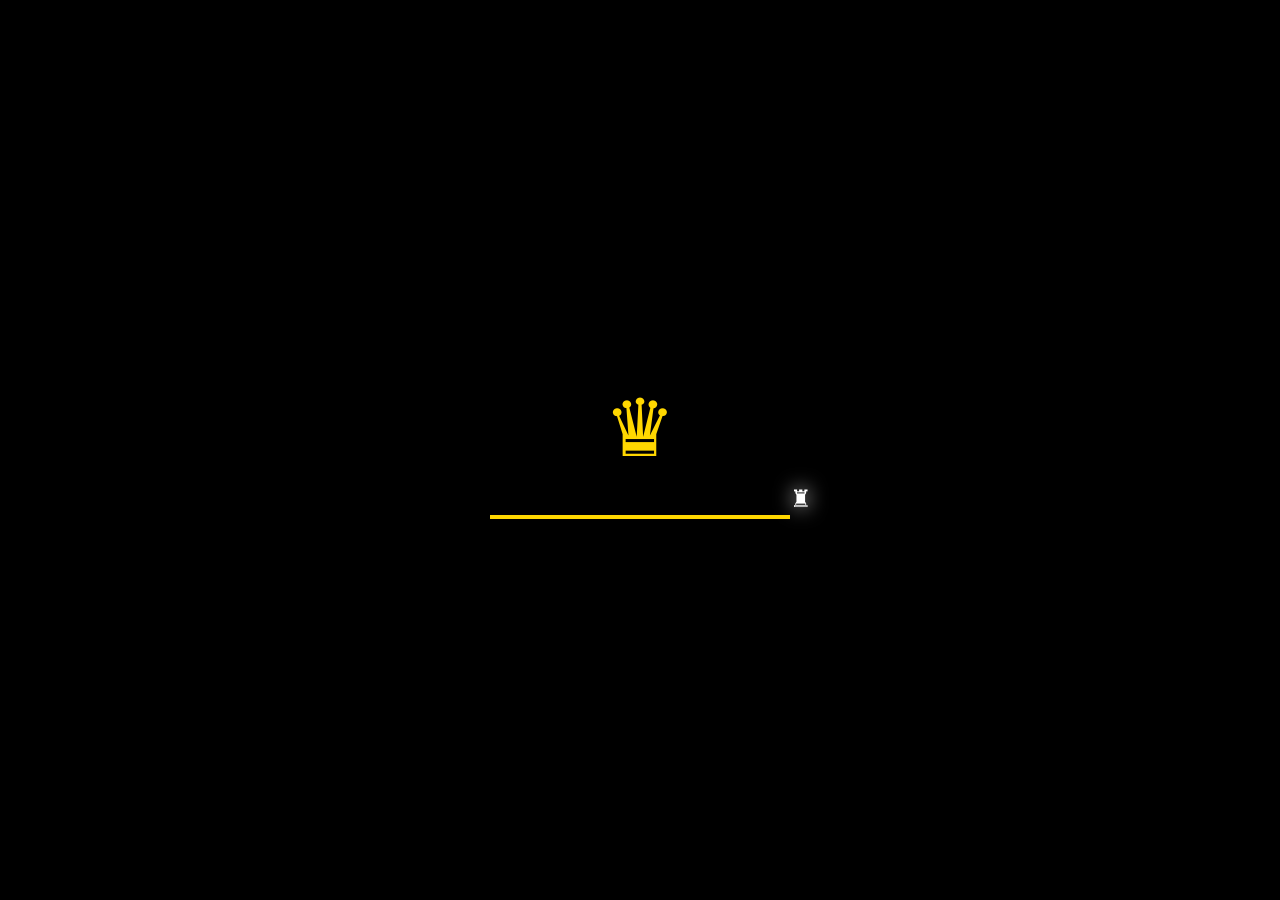
<file: index.html>
<!DOCTYPE html>
<html lang="it">

<head>
    <meta charset="UTF-8">
    <meta name="viewport" content="width=device-width, initial-scale=1.0">
    <title>Il Gioco degli Scacchi - Elite Edition</title>
    <link href="https://fonts.googleapis.com/css2?family=Cinzel:wght@700&display=swap" rel="stylesheet">
    <link rel="stylesheet" href="style.css">
    <link rel="icon" type="image/jpeg" href="https://i.pinimg.com/736x/a4/bc/bf/a4bcbfd99f9a6b7495db199a24871999.jpg">
</head>

<body>

    <div class="loader">
        <div class="queen">♛</div>
        <div class="progress-bar">
            <div class="rook-loader">♜</div>
        </div>
    </div>

    <div id="main-content">

        <div class="header-wrapper">
            <div class="header-container">
                <div class="gate-container left"><span class="tower-icon">♜</span></div>
                <div class="title-scia-wrapper">
                    <h1 class="main-title">Il Gioco degli Scacchi</h1>
                    <div class="scia-effect"></div>
                </div>
                <div class="gate-container right"><span class="tower-icon">♜</span></div>
            </div>

            <div class="news-ticker">
                <div class="ticker-label">ULTIME NEWS</div>
                <div class="ticker-content">
                    <div class="ticker-track" id="news-container">
                        <span>Caricamento notizie in corso...</span>
                    </div>
                </div>
            </div>
        </div>

        <div class="bishop-trigger" onclick="toggleMenu()">♗</div>
        <div id="menu" class="menu">
            <a href="storia.html">♙ La Storia</a>
            <a href="come_giocare.html">♙ Come si gioca</a>
        </div>

        <div class="main-layout">
            <div class="chess-3d-wrapper">
                <div class="chess-container realism">
                    <div class="t w">♜</div>
                    <div class="t b">♞</div>
                    <div class="t w">♝</div>
                    <div class="t b">♛</div>
                    <div class="t w">♚</div>
                    <div class="t b">♝</div>
                    <div class="t w">♞</div>
                    <div class="t b">♜</div>
                    <div class="t b">♟</div>
                    <div class="t w">♟</div>
                    <div class="t b">♟</div>
                    <div class="t w">♟</div>
                    <div class="t b">♟</div>
                    <div class="t w">♟</div>
                    <div class="t b">♟</div>
                    <div class="t w">♟</div>
                    <div class="t w"></div>
                    <div class="t b"></div>
                    <div class="t w"></div>
                    <div class="t b"></div>
                    <div class="t w"></div>
                    <div class="t b"></div>
                    <div class="t w"></div>
                    <div class="t b"></div>
                    <div class="t b"></div>
                    <div class="t w"></div>
                    <div class="t b"></div>
                    <div class="t w"></div>
                    <div class="t b"></div>
                    <div class="t w"></div>
                    <div class="t b"></div>
                    <div class="t w"></div>
                    <div class="t w"></div>
                    <div class="t b"></div>
                    <div class="t w"></div>
                    <div class="t b"></div>
                    <div class="t w"></div>
                    <div class="t b"></div>
                    <div class="t w"></div>
                    <div class="t b"></div>
                    <div class="t b"></div>
                    <div class="t w"></div>
                    <div class="t b"></div>
                    <div class="t w"></div>
                    <div class="t b"></div>
                    <div class="t w"></div>
                    <div class="t b"></div>
                    <div class="t w"></div>
                    <div class="t w"><a href="pedone.html" class="gold-link">♙</a></div>
                    <div class="t b"><a href="pedone.html" class="gold-link">♙</a></div>
                    <div class="t w"><a href="pedone.html" class="gold-link">♙</a></div>
                    <div class="t b"><a href="pedone.html" class="gold-link">♙</a></div>
                    <div class="t w"><a href="pedone.html" class="gold-link">♙</a></div>
                    <div class="t b"><a href="pedone.html" class="gold-link">♙</a></div>
                    <div class="t w"><a href="pedone.html" class="gold-link">♙</a></div>
                    <div class="t b"><a href="pedone.html" class="gold-link">♙</a></div>
                    <div class="t b"><a href="torre.html" class="gold-link">♖</a></div>
                    <div class="t w"><a href="cavallo.html" class="gold-link">♘</a></div>
                    <div class="t b"><a href="alfiere.html" class="gold-link">♗</a></div>
                    <div class="t w"><a href="regina.html" class="gold-link">♕</a></div>
                    <div class="t b"><a href="re.html" class="gold-link">♔</a></div>
                    <div class="t w"><a href="alfiere.html" class="gold-link">♗</a></div>
                    <div class="t b"><a href="cavallo.html" class="gold-link">♘</a></div>
                    <div class="t w"><a href="torre.html" class="gold-link">♖</a></div>
                </div>
            </div>

            <div class="istruzioni-box">
                <h3>SISTEMA TATTICO</h3>
                <p>I pezzi con <strong>aura dorata</strong> pulsante sono interattivi.</p>
                <p>Selezionane uno per studiarne il <strong>movimento strategico</strong> sul campo di battaglia.</p>
            </div>
        </div>

        <div class="shop-section">
            <h2 class="shop-title">Arsenale di Lusso</h2>
            <div class="shop-grid">
                <div class="shop-card">
                    <div class="product-image"
                        style="background-image: url('https://images.unsplash.com/photo-1586165368502-1bad197a6461?q=80&w=500&auto=format&fit=crop');">
                    </div>
                    <div class="product-info">
                        <h4>Set Ebano & Avorio</h4>
                        <p>Legno pregiato intagliato a mano.</p>
                        <span class="price">€ 249.00</span>
                        <button class="buy-btn">Acquista</button>
                    </div>
                </div>
                <div class="shop-card">
                    <div class="product-image"
                        style="background-image: url('https://images.unsplash.com/photo-1529699211952-734e80c4d42b?q=80&w=500&auto=format&fit=crop');">
                    </div>
                    <div class="product-info">
                        <h4>Marmo di Carrara</h4>
                        <p>Scacchiera in marmo bianco e nero.</p>
                        <span class="price">€ 450.00</span>
                        <button class="buy-btn">Acquista</button>
                    </div>
                </div>
                <div class="shop-card">
                    <div class="product-image"
                        style="background-image: url('https://images.unsplash.com/photo-1611195974226-a6a9be9dd763?q=80&w=500&auto=format&fit=crop');">
                    </div>
                    <div class="product-info">
                        <h4>Edizione Titanio</h4>
                        <p>Pezzi in metallo satinato ultra-moderni.</p>
                        <span class="price">€ 890.00</span>
                        <button class="buy-btn">Acquista</button>
                    </div>
                </div>
            </div>
        </div>

    </div>

    <script>
        async function caricaNews() {
            const newsContainer = document.getElementById('news-container');
            const targetRSS = "https://api.rss2json.com/v1/api.json?rss_url=https://www.chess.com/rss/news";
            const proxyURL = `https://api.allorigins.win/get?url=${encodeURIComponent(targetRSS)}`;
            try {
                const response = await fetch(proxyURL);
                const rawData = await response.json();
                const data = JSON.parse(rawData.contents);
                if (data.status === 'ok') {
                    let html = data.items.map(item => `<span>• ${item.title.toUpperCase()}</span>`).join("");
                    newsContainer.innerHTML = html + html;
                }
            } catch (e) {
                const fallback = "<span>• BENVENUTO NELL'ELITE DEGLI SCACCHI • SCOPRI LE STRATEGIE DEI GRANDI MAESTRI • NUOVI TORNEI 2026 IN ARRIVO</span>";
                newsContainer.innerHTML = fallback + fallback;
            }
        }

        window.addEventListener("load", function () {
            caricaNews();
            const loader = document.querySelector(".loader");
            const mainContent = document.getElementById("main-content");
            const header = document.querySelector(".header-container");

            setTimeout(() => {
                loader.classList.add("loader-fade-out");
                setTimeout(() => {
                    loader.style.display = "none";
                    mainContent.style.display = "block";
                    setTimeout(() => {
                        mainContent.style.opacity = "1";
                        header.classList.add("open-gates");
                    }, 100);
                }, 1000);
            }, 4000);
        });

        function toggleMenu() { document.getElementById("menu").classList.toggle("show"); }
    </script>
</body>

</html>
</file>
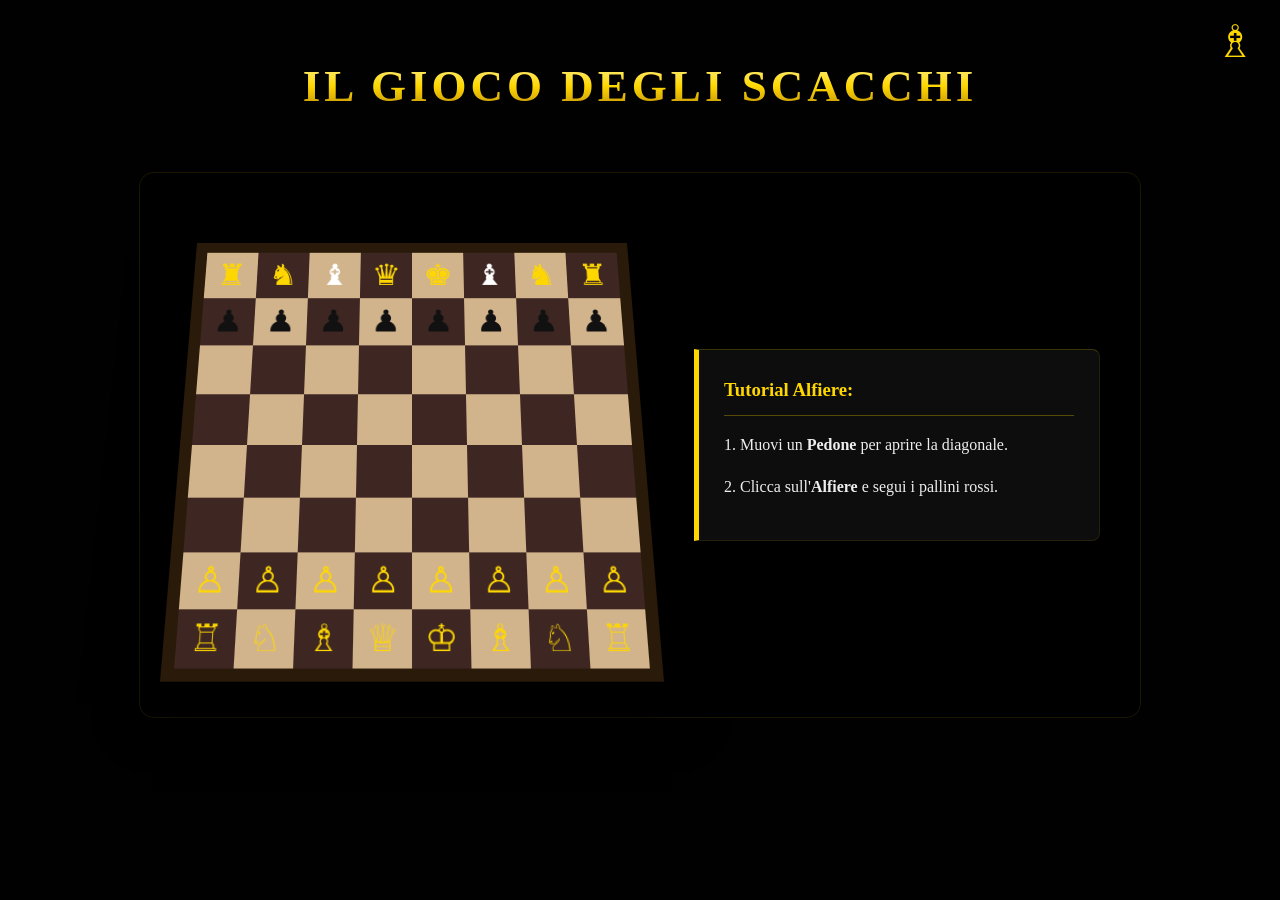
<file: alfiere.html>
<!DOCTYPE html>
<html lang="it">

<head>
    <meta charset="UTF-8">
    <title>Tutorial Scacchi: Alfiere e Pedoni</title>
    <link rel="stylesheet" href="style.css">
    <link rel="icon" type="image/jpeg" href="https://i.pinimg.com/736x/7a/0d/34/7a0d34667d904b54f0580a79accad1e0.jpg">
    <style>
        /* RESET E SFONDO COERENTE CON IL SITO */
        body {
            background-color: #050505;
            background-image: linear-gradient(rgba(0, 0, 0, 0.8), rgba(0, 0, 0, 0.9)),
                url('https://i.pinimg.com/1200x/a5/7c/aa/a57caa28dda362043d8dc749836aae7d.jpg');
            background-size: cover;
            background-attachment: fixed;
            color: white;
            display: flex;
            flex-direction: column;
            align-items: center;
            font-family: 'Georgia', serif;
            margin: 0;
            padding: 0;
        }

        /* TITOLO STILE RETRO-FANTASY */
        .header-container {
            width: 100%;
            display: flex;
            justify-content: center;
            margin: 30px 0;
        }

        .main-logo-title {
            font-family: 'Cinzel', serif;
            font-size: 45px;
            background: linear-gradient(to bottom, #fff3a3, #ffd700, #b8860b);
            -webkit-background-clip: text;
            -webkit-text-fill-color: transparent;
            letter-spacing: 4px;
        }

        /* LAYOUT PRINCIPALE */
        .main-wrapper {
            display: flex;
            gap: 50px;
            align-items: center;
            padding: 40px;
            background: rgba(0, 0, 0, 0.7);
            border-radius: 15px;
            backdrop-filter: blur(10px);
            border: 1px solid rgba(255, 215, 0, 0.1);
        }

        /* SCACCHIERA 3D AGGIORNATA */
        .chess-3d-wrapper {
            perspective: 1000px;
        }

        .chess-container {
            display: grid;
            grid-template-columns: repeat(8, 55px);
            grid-template-rows: repeat(8, 55px);
            border: 12px solid #2a1a0a;
            background-color: #000;
            transform: rotateX(20deg);
            box-shadow: 0 20px 50px rgba(0, 0, 0, 0.9);
            user-select: none;
        }

        .t {
            display: flex;
            justify-content: center;
            align-items: center;
            font-size: 35px;
            width: 55px;
            height: 55px;
            position: relative;
            cursor: pointer;
            transition: 0.3s;
        }

        /* Colori caselle con texture */
        .w {
            background: #d2b48c;
            background-image: url('https://www.transparenttextures.com/patterns/penta.png');
        }

        .b {
            background: #3e2723;
            background-image: url('https://www.transparenttextures.com/patterns/dark-wood.png');
        }

        /* Pezzi cliccabili (Dorati e con Aura) */
        .t a,
        .gold-piece {
            text-decoration: none;
            color: #FFD700 !important;
            z-index: 5;
            transition: 0.3s;
            display: block;
            animation: gold-glow 2.5s infinite ease-in-out;
        }

        @keyframes gold-glow {

            0%,
            100% {
                filter: drop-shadow(0 0 2px #FFD700);
            }

            50% {
                filter: drop-shadow(0 0 10px #FFD700);
            }
        }

        /* ISTRUZIONI STILIZZATE */
        .istruzioni-box {
            padding: 25px;
            background: rgba(255, 255, 255, 0.05);
            color: #eee;
            border-left: 5px solid #FFD700;
            width: 350px;
            border-radius: 0 8px 8px 0;
        }

        .istruzioni-box h3 {
            font-family: 'Cinzel';
            color: #FFD700;
            margin-top: 0;
        }

        /* MENU ALFIERE */
        .bishop-trigger {
            font-size: 45px;
            color: #FFD700;
            cursor: pointer;
            position: fixed;
            top: 15px;
            right: 25px;
            z-index: 1001;
            transition: 0.4s;
        }

        .menu {
            display: none;
            position: fixed;
            top: 75px;
            right: 25px;
            background: rgba(0, 0, 0, 0.95);
            border: 1px solid #FFD700;
            width: 200px;
            z-index: 1000;
        }

        .menu a {
            display: block;
            color: #fff;
            text-decoration: none;
            padding: 15px;
            border-bottom: 1px solid #222;
            font-weight: bold;
        }

        .menu a:hover {
            background: #FFD700;
            color: #000;
        }

        /* LOGICA MOVIMENTO (Pallini e Selezione) */
        .selected {
            background-color: #f7f769 !important;
            /*colore giallo del pezzo una volta selezionato*/
        }

        .attivo {
            color: #FFD700 !important;
            text-shadow: 1px 1px 2px black;
        }

        .path::after {
            /*crea il pallino*/
            content: "";
            width: 12px;
            height: 12px;
            background-color: rgba(255, 0, 0, 0.7);
            border-radius: 50%;
            /*lo rende un cerchio*/
            position: absolute;
            /*sovrappone alla casella*/
            z-index: 1;
        }

        .t a {
            text-decoration: none;
            color: inherit;
            z-index: 5;
        }
    </style>
</head>

<body>


    <div class="header-container">
        <h1 class="main-logo-title">IL GIOCO DEGLI SCACCHI</h1>
    </div>

    <div class="bishop-trigger" onclick="toggleMenu()">♗</div>

    <div id="menu" class="menu">
        <a href="index.html">♙ Home</a>
        <a href="storia.html">♙ La Storia</a>
        <a href="pagina2.html">♙ Pagina 2</a>
        <a href="pagina3.html">♙ Pagina 3</a>
    </div>

    <div class="main-wrapper">
        <div class="chess-3d-wrapper">
            <div class="chess-container" id="board">
                <div class="t w"><a href="torre.html">♜</a></div>
                <div class="t b"><a href="cavallo.html">♞</a></div>
                <div class="t w" style="color:#fff">♝</div>
                <div class="t b"><a href="regina.html">♛</a></div>
                <div class="t w"><a href="re.html">♚</a></div>
                <div class="t b"style="color:#fff">♝</div>
                <div class="t w"><a href="cavallo.html">♞</a></div>
                <div class="t b"><a href="torre.html">♜</a></div>
                <div class="t b">♟</div>
                <div class="t w">♟</div>
                <div class="t b">♟</div>
                <div class="t w">♟</div>
                <div class="t b">♟</div>
                <div class="t w">♟</div>
                <div class="t b">♟</div>
                <div class="t w">♟</div>
                <div class="t w"></div>
                <div class="t b"></div>
                <div class="t w"></div>
                <div class="t b"></div>
                <div class="t w"></div>
                <div class="t b"></div>
                <div class="t w"></div>
                <div class="t b"></div>
                <div class="t b"></div>
                <div class="t w"></div>
                <div class="t b"></div>
                <div class="t w"></div>
                <div class="t b"></div>
                <div class="t w"></div>
                <div class="t b"></div>
                <div class="t w"></div>
                <div class="t w"></div>
                <div class="t b"></div>
                <div class="t w"></div>
                <div class="t b"></div>
                <div class="t w"></div>
                <div class="t b"></div>
                <div class="t w"></div>
                <div class="t b"></div>
                <div class="t b"></div>
                <div class="t w"></div>
                <div class="t b"></div>
                <div class="t w"></div>
                <div class="t b"></div>
                <div class="t w"></div>
                <div class="t b"></div>
                <div class="t w"></div>
                <div class="t w"><span class="gold-piece">♙</span></div>
                <div class="t b"><span class="gold-piece">♙</span></div>
                <div class="t w"><span class="gold-piece">♙</span></div>
                <div class="t b"><span class="gold-piece">♙</span></div>
                <div class="t w"><span class="gold-piece">♙</span></div>
                <div class="t b"><span class="gold-piece">♙</span></div>
                <div class="t w"><span class="gold-piece">♙</span></div>
                <div class="t b"><span class="gold-piece">♙</span></div>
                <div class="t b"><a href="torre.html">♖</a></div>
                <div class="t w"><a href="cavallo.html">♘</a></div>
                <div class="t b"><a href="alfiere.html">♗</a></div>
                <div class="t w"><a href="regina.html">♕</a></div>
                <div class="t b"><a href="re.html">♔</a></div>
                <div class="t w"><a href="alfiere.html">♗</a></div>
                <div class="t b"><a href="cavallo.html">♘</a></div>
                <div class="t w"><a href="torre.html">♖</a></div>
            </div>
        </div>

        <div class="istruzioni-box">
            <h3>Tutorial Alfiere:</h3>
            <p>1. Muovi un <strong>Pedone</strong> per aprire la diagonale.</p>
            <p>2. Clicca sull'<strong>Alfiere</strong> e segui i pallini rossi.</p>
        </div>
    </div>

    <script>
        function toggleMenu() { document.getElementById("menu").classList.toggle("show"); }

        document.addEventListener('DOMContentLoaded', () => {
            const tiles = document.querySelectorAll('.t'); //seleziona le 64 caselle
            let selected = null; //variabile per memorizzare la scelta

            tiles.forEach((tile, index) => {
                tile.addEventListener('click', () => {
                    const piece = tile.innerText.trim(); //legge il simbolo
                    if (tile.classList.contains('path')) { //serve per lo spostamento sui pallini rossi 
                        movePiece(tile);
                        return;
                    }
                    resetBoard(); //pulisce il tutto se i pezzi cliccati sono alfiere o pedone
                    if (['♗', '♝', '♙', '♟'].includes(piece)) {
                        selected = { el: tile, idx: index, type: piece };
                        tile.classList.add('selected');
                        tile.classList.add('attivo');
                        //calcola la mossa in base al pezzo
                        if (piece === '♗' || piece === '♝') showBishopMoves(index);
                        if (piece === '♙') showPawnMoves(index, -1);
                        if (piece === '♟') showPawnMoves(index, 1);
                    }
                });
            });

            //calcolo della mossa dell'alfiere
            function showBishopMoves(idx) {
                const r = Math.floor(idx / 8), c = idx % 8; //converte le cordinate in riga e colonna
                const dirs = [[1, 1], [1, -1], [-1, 1], [-1, -1]]; //le 4 diagonali che può fare
                dirs.forEach(d => {
                    let nr = r + d[0], nc = c + d[1];
                    while (nr >= 0 && nr < 8 && nc >= 0 && nc < 8) { //serve per non uscire dalla scacchiera
                        const t = tiles[nr * 8 + nc];
                        if (t.innerText.trim() !== "") break; //serve per non fare saltare i pezzi sulla scacchiera
                        t.classList.add('path'); //aggiunta pallino
                        nr += d[0]; nc += d[1];
                    }
                });
            }

            //serve per il pedone
            function showPawnMoves(idx, dir) {
                const r = Math.floor(idx / 8), c = idx % 8;
                let nr = r + dir;
                //se la casella davanti è libera
                if (nr >= 0 && nr < 8 && tiles[nr * 8 + c].innerText.trim() === "") {
                    tiles[nr * 8 + c].classList.add('path');
                    //ciclo per capire se è la prima mossa quindi può fare due salti
                    if ((dir === -1 && r === 6) || (dir === 1 && r === 1)) {
                        let nr2 = r + (dir * 2);
                        if (tiles[nr2 * 8 + c].innerText.trim() === "") tiles[nr2 * 8 + c].classList.add('path');
                    }
                }
            }

            //funzione che permette lo spostamento fisico
            function movePiece(target) {
                target.innerHTML = selected.el.innerHTML; //memorizza il pezzo della nuova casella
                selected.el.innerHTML = ""; //svuota la vecchia
                resetBoard();
            }

            function resetBoard() {
                tiles.forEach(t => t.classList.remove('selected', 'path', 'attivo'));
                selected = null;
            }
        });
    </script>
</body>

</html>
</file>
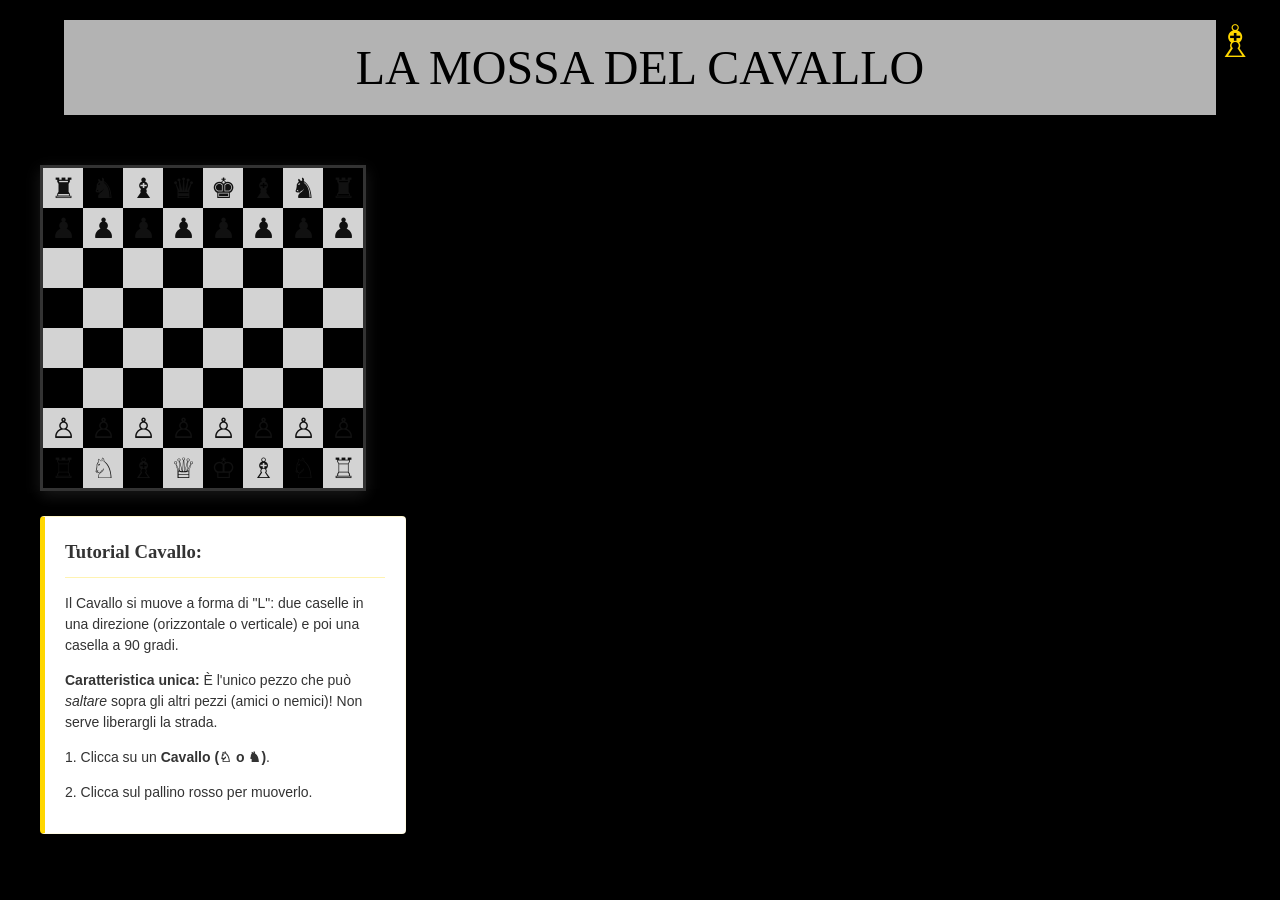
<file: cavallo.html>
<!DOCTYPE html>
<html lang="it">

<head>
    <meta charset="UTF-8">
    <title>Tutorial Scacchi: Il Cavallo</title>
    <link rel="stylesheet" href="style.css">
    <link rel="icon" type="image/jpeg" href="https://i.pinimg.com/736x/e1/7c/2d/e17c2df1b864d4149bfeab183945e75e.jpg">
    <style>
        /* SFONDO E LAYOUT BASE (Coerente con Alfiere) */
        body {
            background-color: black;
            color: white;
            display: flex;
            flex-direction: column;
            align-items: flex-start; /* Contenuto a sinistra */
            font-family: 'Segoe UI', Tahoma, Geneva, Verdana, sans-serif;
            margin: 0;
            padding: 0;
        }

        /* HEADER TITOLO (Tabella semitrasparente centrata) */
        .header-container {
            width: 100%;
            display: flex;
            justify-content: center;
            margin-bottom: 30px;
        }

        /* MAIN CONTENT WRAPPER (Allineato a sinistra) */
        .main-wrapper {
            padding: 20px 40px;
            display: flex;
            flex-direction: column;
            align-items: flex-start;
        }

        /* LA SCACCHIERA */
        .chess-container {
            display: grid;
            grid-template-columns: repeat(8, 40px);
            grid-template-rows: repeat(8, 40px);
            border: 3px solid #333;
            user-select: none;
            background-color: white;
            box-shadow: 0 5px 15px rgba(255, 255, 255, 0.1);
            margin-bottom: 25px;
        }

        .t {
            display: flex;
            justify-content: center;
            align-items: center;
            font-size: 28px;
            width: 40px;
            height: 40px;
            position: relative;
            cursor: pointer;
        }

        /* Colori Caselle */
        .w { background-color: #d3d3d3; } /* Chiara */
        .b { background-color: #000000; } /* Scura */

        /* ISTRUZIONI (Box bianco) */
        .istruzioni-box {
            padding: 20px;
            background-color: white;
            color: #333;
            border-left: 5px solid #FFD700; /* Bordo Giallo/Oro */
            width: 320px;
            border-radius: 4px;
        }

        .istruzioni-box h3 { margin-top: 0; color: #333; }
        .istruzioni-box p { font-size: 14px; line-height: 1.5; margin-bottom: 10px; }

         /* MENU ALFIERE - STILE INDEX IDENTICO */
        .bishop-trigger {
            font-size: 45px;
            color: #FFD700;
            cursor: pointer;
            position: fixed;
            top: 15px;
            right: 25px;
            z-index: 1001;
            transition: 0.4s;
        }

        .bishop-trigger:hover {
            transform: rotate(25deg) scale(1.2);
            color: #fff;
            text-shadow: 0 0 25px #FFD700;
        }

        .menu {
            display: none;
            position: fixed;
            top: 75px;
            right: 25px;
            background: rgba(0, 0, 0, 0.95);
            border: 1px solid #FFD700;
            width: 200px;
            z-index: 1000;
        }

        .menu.show {
            display: block;
        }

        .menu a {
            display: block;
            color: #fff;
            text-decoration: none;
            padding: 15px;
            border-bottom: 1px solid #222;
            font-weight: bold;
            transition: 0.3s;
        }

        .menu a:hover {
            background: #FFD700;
            color: #000;
            padding-left: 25px;
        }

        /* LOGICA MOVIMENTO (Effetti visivi) */
        .selected { background-color: #f7f769 !important; } /* Casella gialla */
        .attivo { color: #FFD700 !important; text-shadow: 1px 1px 2px black; } /* Pezzo oro */
        
        /* Pallino Rosso per mossa legale */
        .path::after {
            content: "";
            width: 12px;
            height: 12px;
            background-color: rgba(255, 0, 0, 0.7); /* Rosso semitrasparente */
            border-radius: 50%;
            position: absolute;
            z-index: 1;
        }
        
        /* Assicura che i link (altri pezzi) siano cliccabili */
        .t a { text-decoration: none; color: inherit; z-index: 5; }
        
        /* Bottone Home nelle istruzioni */
        .btn-home { display: inline-block; margin-top: 10px; color: #007bff; text-decoration: none; font-weight: bold; font-size: 14px; }
    </style>
</head>

<body class="pagina-cavallo">

    <div class="header-container">
        <table bgcolor="#FFFFFF" width="90%" border="0" cellpadding="0" cellspacing="0"
            style="opacity:0.7; margin-top:20px; max-width:1500px;">
            <tr>
                <td align="center" valign="middle" style="padding: 20px;">
                    <font face="Fantasy" color="#000000" size="7">LA MOSSA DEL CAVALLO</font>
                </td>
            </tr>
        </table>
    </div>

     <div class="bishop-trigger" onclick="toggleMenu()">♗</div>
    <div id="menu" class="menu">
        <a href="storia.html">♙ La Storia</a>
        <a href="come_giocare.html">♙ Come si gioca</a>
        <a href="pagina3.html">♙ Pagina 3</a>
        <a href="pagina4.html">♙ Pagina 4</a>
    </div>

    <div class="main-wrapper">
        <div class="chess-container" id="board">
            <div class="t w"><a href="torre.html">♜</a></div>
            <div class="t b">♞</div> <div class="t w"><a href="alfiere.html">♝</a></div>
            <div class="t b"><a href="regina.html">♛</a></div>
            <div class="t w"><a href="re.html">♚</a></div>
            <div class="t b"><a href="alfiere.html">♝</a></div>
            <div class="t w">♞</div> <div class="t b"><a href="torre.html">♜</a></div>
            
            <div class="t b">♟</div><div class="t w">♟</div><div class="t b">♟</div><div class="t w">♟</div>
            <div class="t b">♟</div><div class="t w">♟</div><div class="t b">♟</div><div class="t w">♟</div>
            
            <div class="t w"></div><div class="t b"></div><div class="t w"></div><div class="t b"></div><div class="t w"></div><div class="t b"></div><div class="t w"></div><div class="t b"></div>
            <div class="t b"></div><div class="t w"></div><div class="t b"></div><div class="t w"></div><div class="t b"></div><div class="t w"></div><div class="t b"></div><div class="t w"></div>
            <div class="t w"></div><div class="t b"></div><div class="t w"></div><div class="t b"></div><div class="t w"></div><div class="t b"></div><div class="t w"></div><div class="t b"></div>
            <div class="t b"></div><div class="t w"></div><div class="t b"></div><div class="t w"></div><div class="t b"></div><div class="t w"></div><div class="t b"></div><div class="t w"></div>
            
            <div class="t w">♙</div><div class="t b">♙</div><div class="t w">♙</div><div class="t b">♙</div>
            <div class="t w">♙</div><div class="t b">♙</div><div class="t w">♙</div><div class="t b">♙</div>
            
            <div class="t b"><a href="torre.html">♖</a></div>
            <div class="t w">♘</div> <div class="t b"><a href="alfiere.html">♗</a></div>
            <div class="t w"><a href="regina.html">♕</a></div>
            <div class="t b"><a href="re.html">♔</a></div>
            <div class="t w"><a href="alfiere.html">♗</a></div>
            <div class="t b">♘</div> <div class="t w"><a href="torre.html">♖</a></div>
        </div>

        <div class="istruzioni-box">
            <h3>Tutorial Cavallo:</h3>
            <p>Il Cavallo si muove a forma di "L": due caselle in una direzione (orizzontale o verticale) e poi una casella a 90 gradi.</p>
            <p><strong>Caratteristica unica:</strong> È l'unico pezzo che può <em>saltare</em> sopra gli altri pezzi (amici o nemici)! Non serve liberargli la strada.</p>
            <p>1. Clicca su un <strong>Cavallo (♘ o ♞)</strong>.</p>
            <p>2. Clicca sul pallino rosso per muoverlo.</p>
            
        </div>
    </div>

    <script>
        // Funzione per il Menu (Identica)
       function toggleMenu() { document.getElementById("menu").classList.toggle("show"); }

        // Logica di Movimento Specifica per il Cavallo
        document.addEventListener('DOMContentLoaded', () => {
            const tiles = document.querySelectorAll('.t');
            let selected = null; // Memorizza il cavallo selezionato

            tiles.forEach((tile, index) => {
                tile.addEventListener('click', () => {
                    const piece = tile.innerText.trim();

                    // --- CASO 1: Clicco su un pallino rosso (Mossa Legale) ---
                    if (tile.classList.contains('path')) {
                        movePiece(tile);
                        return;
                    }

                    resetBoard(); // Pulisce la scacchiera se clicco altrove

                    // --- CASO 2: Clicco su un Cavallo (Bianco o Nero) ---
                    if (piece === '♘' || piece === '♞') {
                        selected = { el: tile, idx: index };
                        tile.classList.add('selected'); // Casella gialla
                        tile.classList.add('attivo');   // Pezzo oro
                        showKnightMoves(index);          // Calcola i salti
                    }
                });
            });

            // Calcola i salti a "L" del Cavallo
            function showKnightMoves(idx) {
                const r = Math.floor(idx / 8); // Riga di partenza (0-7)
                const c = idx % 8;             // Colonna di partenza (0-7)

                // Le 8 possibili destinazioni relative della "L" [deltaRiga, deltaColonna]
                const jumps = [
                    [-2, -1], [-2, 1], // 2 su, 1 sx/dx
                    [-1, -2], [-1, 2], // 1 su, 2 sx/dx
                    [1, -2],  [1, 2],  // 1 giù, 2 sx/dx
                    [2, -1],  [2, 1]   // 2 giù, 1 sx/dx
                ];

                jumps.forEach(j => {
                    let nr = r + j[0]; // Nuova Riga
                    let nc = c + j[1]; // Nuova Colonna

                    // Controlla se la destinazione è dentro la scacchiera
                    if (nr >= 0 && nr < 8 && nc >= 0 && nc < 8) {
                        const targetIdx = nr * 8 + nc;
                        const targetTile = tiles[targetIdx];
                        
                        // Negli scacchi, il cavallo salta. Mostriamo il pallino se la casella è VUOTA.
                        // (Nota: per semplicità non gestiamo la cattura dei pezzi nemici qui)
                        if (targetTile.innerText.trim() === "") {
                            targetTile.classList.add('path'); // Aggiunge pallino rosso
                        }
                    }
                });
            }

            // Sposta fisicamente il cavallo
            function movePiece(target) {
                if (!selected) return;
                target.innerHTML = selected.el.innerHTML; // Sposta il simbolo
                selected.el.innerHTML = "";              // Svuota partenza
                resetBoard(); // Pulisce grafica
            }

            // Resetta la grafica della scacchiera
            function resetBoard() {
                tiles.forEach(t => t.classList.remove('selected', 'path', 'attivo'));
                selected = null;
            }
        });
    </script>
</body>
</html>
</file>
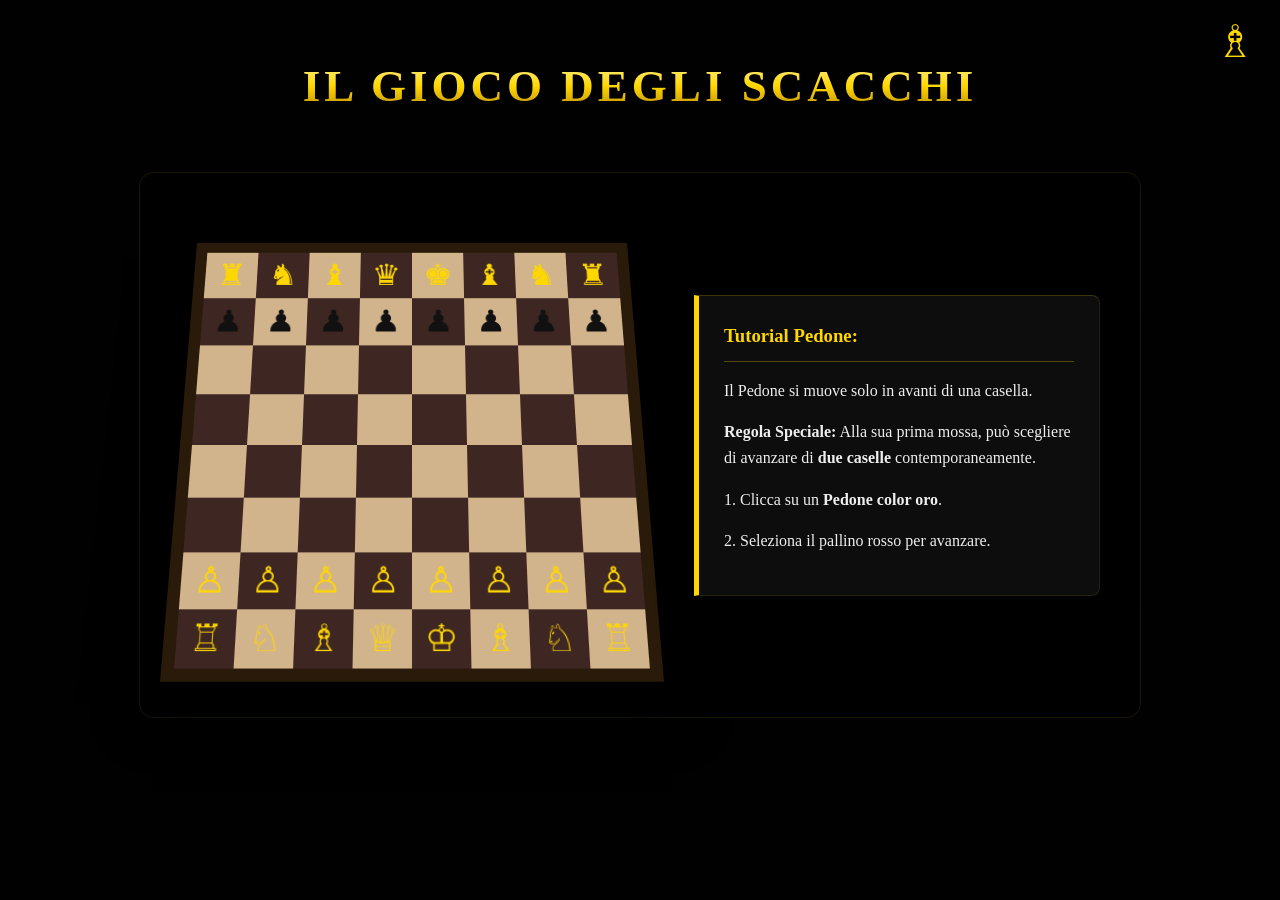
<file: pedone.html>
<!DOCTYPE html>
<html lang="it">

<head>
    <meta charset="UTF-8">
    <title>Tutorial Scacchi: Il Pedone</title>
    <link rel="stylesheet" href="style.css">
    <link rel="icon" type="image/jpeg" href="https://i.pinimg.com/1200x/7a/81/c1/7a81c1d76a43f8562d7660566600e5fd.jpg">
    <style>
       /* RESET E SFONDO COERENTE CON IL SITO */
        body {
            background-color: #050505;
            background-image: linear-gradient(rgba(0, 0, 0, 0.8), rgba(0, 0, 0, 0.9)),
                url('https://i.pinimg.com/1200x/a5/7c/aa/a57caa28dda362043d8dc749836aae7d.jpg');
            background-size: cover;
            background-attachment: fixed;
            color: white;
            display: flex;
            flex-direction: column;
            align-items: center;
            font-family: 'Georgia', serif;
            margin: 0;
            padding: 0;
        }

        /* TITOLO STILE RETRO-FANTASY */
        .header-container {
            width: 100%;
            display: flex;
            justify-content: center;
            margin: 30px 0;
        }

        .main-logo-title {
            font-family: 'Cinzel', serif;
            font-size: 45px;
            background: linear-gradient(to bottom, #fff3a3, #ffd700, #b8860b);
            -webkit-background-clip: text;
            -webkit-text-fill-color: transparent;
            letter-spacing: 4px;
        }

        /* LAYOUT PRINCIPALE */
        .main-wrapper {
            display: flex;
            gap: 50px;
            align-items: center;
            padding: 40px;
            background: rgba(0, 0, 0, 0.7);
            border-radius: 15px;
            backdrop-filter: blur(10px);
            border: 1px solid rgba(255, 215, 0, 0.1);
        }

        /* SCACCHIERA 3D AGGIORNATA */
        .chess-3d-wrapper {
            perspective: 1000px;
        }

        .chess-container {
            display: grid;
            grid-template-columns: repeat(8, 55px);
            grid-template-rows: repeat(8, 55px);
            border: 12px solid #2a1a0a;
            background-color: #000;
            transform: rotateX(20deg);
            box-shadow: 0 20px 50px rgba(0, 0, 0, 0.9);
            user-select: none;
        }

        .t {
            display: flex;
            justify-content: center;
            align-items: center;
            font-size: 35px;
            width: 55px;
            height: 55px;
            position: relative;
            cursor: pointer;
            transition: 0.3s;
        }

        /* Colori caselle con texture */
        .w {
            background: #d2b48c;
            background-image: url('https://www.transparenttextures.com/patterns/penta.png');
        }

        .b {
            background: #3e2723;
            background-image: url('https://www.transparenttextures.com/patterns/dark-wood.png');
        }

        /* Pezzi cliccabili (Dorati e con Aura) */
        .t a,
        .gold-piece {
            text-decoration: none;
            color: #FFD700 !important;
            z-index: 5;
            transition: 0.3s;
            display: block;
            animation: gold-glow 2.5s infinite ease-in-out;
        }

        @keyframes gold-glow {

            0%,
            100% {
                filter: drop-shadow(0 0 2px #FFD700);
            }

            50% {
                filter: drop-shadow(0 0 10px #FFD700);
            }
        }

        .selected {
            background-color: rgba(255, 215, 0, 0.4) !important;
        }

        .path::after {
            content: "";
            width: 15px;
            height: 15px;
            background-color: rgba(255, 60, 60, 0.8);
            box-shadow: 0 0 10px red;
            border-radius: 50%;
            position: absolute;
            z-index: 10;
        }

         /* ISTRUZIONI STILIZZATE */
        .istruzioni-box {
            padding: 25px;
            background: rgba(255, 255, 255, 0.05);
            color: #eee;
            border-left: 5px solid #FFD700;
            width: 350px;
            border-radius: 0 8px 8px 0;
        }

        .istruzioni-box h3 {
            font-family: 'Cinzel';
            color: #FFD700;
            margin-top: 0;
        }

        /* MENU ALFIERE - STILE INDEX IDENTICO */
        .bishop-trigger {
            font-size: 45px;
            color: #FFD700;
            cursor: pointer;
            position: fixed;
            top: 15px;
            right: 25px;
            z-index: 1001;
            transition: 0.4s;
        }

        .bishop-trigger:hover {
            transform: rotate(25deg) scale(1.2);
            color: #fff;
            text-shadow: 0 0 25px #FFD700;
        }

        .menu {
            display: none;
            position: fixed;
            top: 75px;
            right: 25px;
            background: rgba(0, 0, 0, 0.95);
            border: 1px solid #FFD700;
            width: 200px;
            z-index: 1000;
        }

        .menu.show {
            display: block;
        }

        .menu a {
            display: block;
            color: #fff;
            text-decoration: none;
            padding: 15px;
            border-bottom: 1px solid #222;
            font-weight: bold;
            transition: 0.3s;
        }

        .menu a:hover {
            background: #FFD700;
            color: #000;
            padding-left: 25px;
        }

        /* LOGICA MOVIMENTO */
        .selected {
            background-color: #f7f769 !important;
        }

        .attivo {
            color: #FFD700 !important;
            text-shadow: 1px 1px 2px black;
        }

        .path::after {
            content: "";
            width: 12px;
            height: 12px;
            background-color: rgba(255, 0, 0, 0.7);
            border-radius: 50%;
            position: absolute;
            z-index: 1;
        }

        .t a {
            text-decoration: none;
            color: inherit;
            z-index: 5;
        }
    </style>
</head>

<body class="pagina-pedone">

    <div class="header-container">
        <h1 class="main-logo-title">IL GIOCO DEGLI SCACCHI</h1>
    </div>


    <div class="bishop-trigger" onclick="toggleMenu()">♗</div>
    <div id="menu" class="menu">
        <a href="storia.html">♙ La Storia</a>
        <a href="come_giocare.html">♙ Come si gioca</a>
        <a href="pagina3.html">♙ Pagina 3</a>
        <a href="pagina4.html">♙ Pagina 4</a>
    </div>

<div class="main-wrapper">
        <div class="chess-3d-wrapper">
            <div class="chess-container" id="board">
                <div class="t w"><a href="torre.html">♜</a></div>
                <div class="t b"><a href="cavallo.html">♞</a></div>
                <div class="t w"><a href="alfiere.html">♝</a></div>
                <div class="t b"><a href="regina.html">♛</a></div>
                <div class="t w"><a href="re.html">♚</a></div>
                <div class="t b"><a href="alfiere.html">♝</a></div>
                <div class="t w"><a href="cavallo.html">♞</a></div>
                <div class="t b"><a href="torre.html">♜</a></div>
                <div class="t b">♟</div>
                <div class="t w">♟</div>
                <div class="t b">♟</div>
                <div class="t w">♟</div>
                <div class="t b">♟</div>
                <div class="t w">♟</div>
                <div class="t b">♟</div>
                <div class="t w">♟</div>
                <div class="t w"></div>
                <div class="t b"></div>
                <div class="t w"></div>
                <div class="t b"></div>
                <div class="t w"></div>
                <div class="t b"></div>
                <div class="t w"></div>
                <div class="t b"></div>
                <div class="t b"></div>
                <div class="t w"></div>
                <div class="t b"></div>
                <div class="t w"></div>
                <div class="t b"></div>
                <div class="t w"></div>
                <div class="t b"></div>
                <div class="t w"></div>
                <div class="t w"></div>
                <div class="t b"></div>
                <div class="t w"></div>
                <div class="t b"></div>
                <div class="t w"></div>
                <div class="t b"></div>
                <div class="t w"></div>
                <div class="t b"></div>
                <div class="t b"></div>
                <div class="t w"></div>
                <div class="t b"></div>
                <div class="t w"></div>
                <div class="t b"></div>
                <div class="t w"></div>
                <div class="t b"></div>
                <div class="t w"></div>
                <div class="t w"><span class="gold-piece">♙</span></div>
                <div class="t b"><span class="gold-piece">♙</span></div>
                <div class="t w"><span class="gold-piece">♙</span></div>
                <div class="t b"><span class="gold-piece">♙</span></div>
                <div class="t w"><span class="gold-piece">♙</span></div>
                <div class="t b"><span class="gold-piece">♙</span></div>
                <div class="t w"><span class="gold-piece">♙</span></div>
                <div class="t b"><span class="gold-piece">♙</span></div>
                <div class="t b"><a href="torre.html">♖</a></div>
                <div class="t w"><a href="cavallo.html">♘</a></div>
                <div class="t b"><a href="alfiere.html">♗</a></div>
                <div class="t w"><a href="regina.html">♕</a></div>
                <div class="t b"><a href="re.html">♔</a></div>
                <div class="t w"><a href="alfiere.html">♗</a></div>
                <div class="t b"><a href="cavallo.html">♘</a></div>
                <div class="t w"><a href="torre.html">♖</a></div>
            </div>
        </div>

        <div class="istruzioni-box">
            <h3>Tutorial Pedone:</h3>
            <p>Il Pedone si muove solo in avanti di una casella. </p>
            <p><strong>Regola Speciale:</strong> Alla sua prima mossa, può scegliere di avanzare di <strong>due
                    caselle</strong> contemporaneamente.</p>
            <p>1. Clicca su un <strong>Pedone color oro</strong>.</p>
            <p>2. Seleziona il pallino rosso per avanzare.</p>
        </div>
    </div>

    <script>
        function toggleMenu() { document.getElementById("menu").classList.toggle("show"); }

        document.addEventListener('DOMContentLoaded', () => {
            const tiles = document.querySelectorAll('.t');
            let selected = null;

            tiles.forEach((tile, index) => {
                tile.addEventListener('click', () => {
                    const piece = tile.innerText.trim();
                    if (tile.classList.contains('path')) {
                        movePiece(tile);
                        return;
                    }
                    resetBoard();

                    if (piece === '♙' || piece === '♟') {
                        selected = { el: tile, idx: index, type: piece };
                        tile.classList.add('selected');
                        tile.classList.add('attivo');

                        // Direzione: -1 per Bianchi (su), 1 per Neri (giù)
                        const dir = (piece === '♙') ? -1 : 1;
                        showPawnMoves(index, dir);
                    }
                });
            });

            function showPawnMoves(idx, dir) {
                const r = Math.floor(idx / 8), c = idx % 8;
                let nr = r + dir;

                // Mossa singola
                if (nr >= 0 && nr < 8) {
                    const targetIdx = nr * 8 + c;
                    if (tiles[targetIdx].innerText.trim() === "") {
                        tiles[targetIdx].classList.add('path');

                        // Doppia mossa iniziale (solo se la casella davanti è libera)
                        // Bianchi riga 6 (indice r=6), Neri riga 1 (indice r=1)
                        if ((dir === -1 && r === 6) || (dir === 1 && r === 1)) {
                            let nr2 = r + (dir * 2);
                            if (tiles[nr2 * 8 + c].innerText.trim() === "") {
                                tiles[nr2 * 8 + c].classList.add('path');
                            }
                        }
                    }
                }
            }

            function movePiece(target) {
                target.innerHTML = selected.el.innerHTML;
                selected.el.innerHTML = "";
                resetBoard();
            }

            function resetBoard() {
                tiles.forEach(t => t.classList.remove('selected', 'path', 'attivo'));
                selected = null;
            }
        });
    </script>
</body>

</html>
</file>
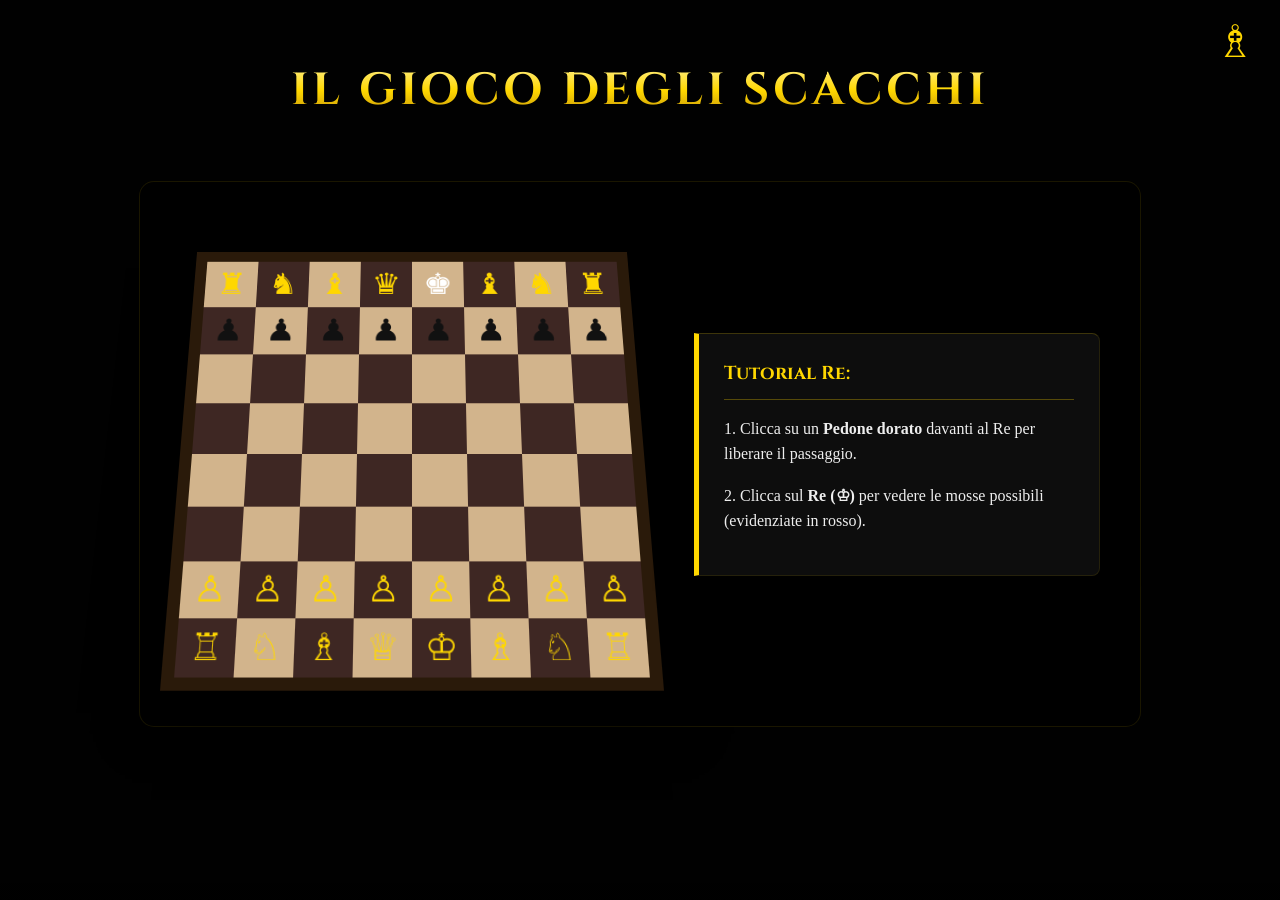
<file: re.html>
<!DOCTYPE html>
<html lang="it">

<head>
    <meta charset="UTF-8">
    <title>Tutorial Scacchi: Il Re</title>
    <link href="https://fonts.googleapis.com/css2?family=Cinzel:wght@700&display=swap" rel="stylesheet">
    <link rel="stylesheet" href="style.css">
    <style>
        /* RESET E SFONDO COERENTE CON IL SITO */
        body {
            background-color: #050505;
            background-image: linear-gradient(rgba(0, 0, 0, 0.8), rgba(0, 0, 0, 0.9)),
                url('https://i.pinimg.com/1200x/a5/7c/aa/a57caa28dda362043d8dc749836aae7d.jpg');
            background-size: cover;
            background-attachment: fixed;
            color: white;
            display: flex;
            flex-direction: column;
            align-items: center;
            font-family: 'Georgia', serif;
            margin: 0;
            padding: 0;
        }

        /* TITOLO STILE RETRO-FANTASY */
        .header-container {
            width: 100%;
            display: flex;
            justify-content: center;
            margin: 30px 0;
        }

        .main-logo-title {
            font-family: 'Cinzel', serif;
            font-size: 45px;
            background: linear-gradient(to bottom, #fff3a3, #ffd700, #b8860b);
            -webkit-background-clip: text;
            -webkit-text-fill-color: transparent;
            letter-spacing: 4px;
        }

        /* LAYOUT PRINCIPALE */
        .main-wrapper {
            display: flex;
            gap: 50px;
            align-items: center;
            padding: 40px;
            background: rgba(0, 0, 0, 0.7);
            border-radius: 15px;
            backdrop-filter: blur(10px);
            border: 1px solid rgba(255, 215, 0, 0.1);
        }

        /* SCACCHIERA 3D AGGIORNATA */
        .chess-3d-wrapper {
            perspective: 1000px;
        }

        .chess-container {
            display: grid;
            grid-template-columns: repeat(8, 55px);
            grid-template-rows: repeat(8, 55px);
            border: 12px solid #2a1a0a;
            background-color: #000;
            transform: rotateX(20deg);
            box-shadow: 0 20px 50px rgba(0, 0, 0, 0.9);
            user-select: none;
        }

        .t {
            display: flex;
            justify-content: center;
            align-items: center;
            font-size: 35px;
            width: 55px;
            height: 55px;
            position: relative;
            cursor: pointer;
            transition: 0.3s;
        }

        /* Colori caselle con texture */
        .w {
            background: #d2b48c;
            background-image: url('https://www.transparenttextures.com/patterns/penta.png');
        }

        .b {
            background: #3e2723;
            background-image: url('https://www.transparenttextures.com/patterns/dark-wood.png');
        }

        /* Pezzi cliccabili (Dorati e con Aura) */
        .t a,
        .gold-piece {
            text-decoration: none;
            color: #FFD700 !important;
            z-index: 5;
            transition: 0.3s;
            display: block;
            animation: gold-glow 2.5s infinite ease-in-out;
        }

        @keyframes gold-glow {

            0%,
            100% {
                filter: drop-shadow(0 0 2px #FFD700);
            }

            50% {
                filter: drop-shadow(0 0 10px #FFD700);
            }
        }

        /* LOGICA MOVIMENTO (CSS per il JS) */
        .selected {
            background-color: rgba(255, 215, 0, 0.4) !important;
        }

        .path::after {
            content: "";
            width: 15px;
            height: 15px;
            background-color: rgba(255, 60, 60, 0.8);
            box-shadow: 0 0 10px red;
            border-radius: 50%;
            position: absolute;
            z-index: 10;
        }

        /* ISTRUZIONI STILIZZATE */
        .istruzioni-box {
            padding: 25px;
            background: rgba(255, 255, 255, 0.05);
            color: #eee;
            border-left: 5px solid #FFD700;
            width: 350px;
            border-radius: 0 8px 8px 0;
        }

        .istruzioni-box h3 {
            font-family: 'Cinzel';
            color: #FFD700;
            margin-top: 0;
        }

        /* MENU ALFIERE */
        .bishop-trigger {
            font-size: 45px;
            color: #FFD700;
            cursor: pointer;
            position: fixed;
            top: 15px;
            right: 25px;
            z-index: 1001;
            transition: 0.4s;
        }

        .menu {
            display: none;
            position: fixed;
            top: 75px;
            right: 25px;
            background: rgba(0, 0, 0, 0.95);
            border: 1px solid #FFD700;
            width: 200px;
            z-index: 1000;
        }

        .menu a {
            display: block;
            color: #fff;
            text-decoration: none;
            padding: 15px;
            border-bottom: 1px solid #222;
            font-weight: bold;
        }

        .menu a:hover {
            background: #FFD700;
            color: #000;
        }
    </style>
</head>

<body>

    <div class="header-container">
        <h1 class="main-logo-title">IL GIOCO DEGLI SCACCHI</h1>
    </div>

    <div class="bishop-trigger" onclick="toggleMenu()">♗</div>

    <div id="menu" class="menu">
        <a href="index.html">♙ Home</a>
        <a href="storia.html">♙ La Storia</a>
        <a href="pagina2.html">♙ Pagina 2</a>
        <a href="pagina3.html">♙ Pagina 3</a>
    </div>

    <div class="main-wrapper">
        <div class="chess-3d-wrapper">
            <div class="chess-container" id="board">
                <div class="t w"><a href="torre.html">♜</a></div>
                <div class="t b"><a href="cavallo.html">♞</a></div>
                <div class="t w"><a href="alfiere.html">♝</a></div>
                <div class="t b"><a href="regina.html">♛</a></div>
                <div class="t w" style="color:#fff">♚</div>
                <div class="t b"><a href="alfiere.html">♝</a></div>
                <div class="t w"><a href="cavallo.html">♞</a></div>
                <div class="t b"><a href="torre.html">♜</a></div>
                <div class="t b">♟</div>
                <div class="t w">♟</div>
                <div class="t b">♟</div>
                <div class="t w">♟</div>
                <div class="t b">♟</div>
                <div class="t w">♟</div>
                <div class="t b">♟</div>
                <div class="t w">♟</div>
                <div class="t w"></div>
                <div class="t b"></div>
                <div class="t w"></div>
                <div class="t b"></div>
                <div class="t w"></div>
                <div class="t b"></div>
                <div class="t w"></div>
                <div class="t b"></div>
                <div class="t b"></div>
                <div class="t w"></div>
                <div class="t b"></div>
                <div class="t w"></div>
                <div class="t b"></div>
                <div class="t w"></div>
                <div class="t b"></div>
                <div class="t w"></div>
                <div class="t w"></div>
                <div class="t b"></div>
                <div class="t w"></div>
                <div class="t b"></div>
                <div class="t w"></div>
                <div class="t b"></div>
                <div class="t w"></div>
                <div class="t b"></div>
                <div class="t b"></div>
                <div class="t w"></div>
                <div class="t b"></div>
                <div class="t w"></div>
                <div class="t b"></div>
                <div class="t w"></div>
                <div class="t b"></div>
                <div class="t w"></div>
                <div class="t w"><span class="gold-piece">♙</span></div>
                <div class="t b"><span class="gold-piece">♙</span></div>
                <div class="t w"><span class="gold-piece">♙</span></div>
                <div class="t b"><span class="gold-piece">♙</span></div>
                <div class="t w"><span class="gold-piece">♙</span></div>
                <div class="t b"><span class="gold-piece">♙</span></div>
                <div class="t w"><span class="gold-piece">♙</span></div>
                <div class="t b"><span class="gold-piece">♙</span></div>
                <div class="t b"><a href="torre.html">♖</a></div>
                <div class="t w"><a href="cavallo.html">♘</a></div>
                <div class="t b"><a href="alfiere.html">♗</a></div>
                <div class="t w"><a href="regina.html">♕</a></div>
                <div class="t b"><span class="gold-piece">♔</span></div>
                <div class="t w"><a href="alfiere.html">♗</a></div>
                <div class="t b"><a href="cavallo.html">♘</a></div>
                <div class="t w"><a href="torre.html">♖</a></div>
            </div>
        </div>

        <div class="istruzioni-box">
            <h3>Tutorial Re:</h3>
            <p>1. Clicca su un <strong>Pedone dorato</strong> davanti al Re per liberare il passaggio.</p>
            <p>2. Clicca sul <strong>Re (♔)</strong> per vedere le mosse possibili (evidenziate in rosso).
            </p>
        </div>
    </div>

    <script>
        function toggleMenu() {
            var menu = document.getElementById("menu");
            menu.style.display = (menu.style.display === "block") ? "none" : "block";
        }

        document.addEventListener('DOMContentLoaded', () => {
            const tiles = document.querySelectorAll('.t');
            let selected = null;

            tiles.forEach((tile, index) => {
                tile.addEventListener('click', () => {
                    const piece = tile.innerText.trim();
                    if (tile.classList.contains('path')) {
                        movePiece(tile);
                        return;
                    }
                    resetBoard();

                    if (['♔', '♚', '♙', '♟'].includes(piece)) {
                        selected = { el: tile, idx: index, type: piece };
                        tile.classList.add('selected');

                        if (piece === '♔' || piece === '♚') showKingMoves(index);
                        if (piece === '♙') showPawnMoves(index, -1);
                        if (piece === '♟') showPawnMoves(index, 1);
                    }
                });
            });

            function showKingMoves(idx) {
                const r = Math.floor(idx / 8), c = idx % 8;
                const directions = [[-1, -1], [-1, 0], [-1, 1], [0, -1], [0, 1], [1, -1], [1, 0], [1, 1]];
                directions.forEach(d => {
                    let nr = r + d[0], nc = c + d[1];
                    if (nr >= 0 && nr < 8 && nc >= 0 && nc < 8) {
                        const targetTile = tiles[nr * 8 + nc];
                        if (targetTile.innerText.trim() === "") {
                            targetTile.classList.add('path');
                        }
                    }
                });
            }

            function showPawnMoves(idx, dir) {
                const r = Math.floor(idx / 8), c = idx % 8;
                let nr = r + dir;
                if (nr >= 0 && nr < 8 && tiles[nr * 8 + c].innerText.trim() === "") {
                    tiles[nr * 8 + c].classList.add('path');
                    if ((dir === -1 && r === 6) || (dir === 1 && r === 1)) {
                        let nr2 = r + (dir * 2);
                        if (tiles[nr2 * 8 + c].innerText.trim() === "") tiles[nr2 * 8 + c].classList.add('path');
                    }
                }
            }

            function movePiece(target) {
                target.innerHTML = selected.el.innerHTML;
                selected.el.innerHTML = "";
                resetBoard();
            }

            function resetBoard() {
                tiles.forEach(t => t.classList.remove('selected', 'path'));
                selected = null;
            }
        });
    </script>
</body>

</html>
</file>
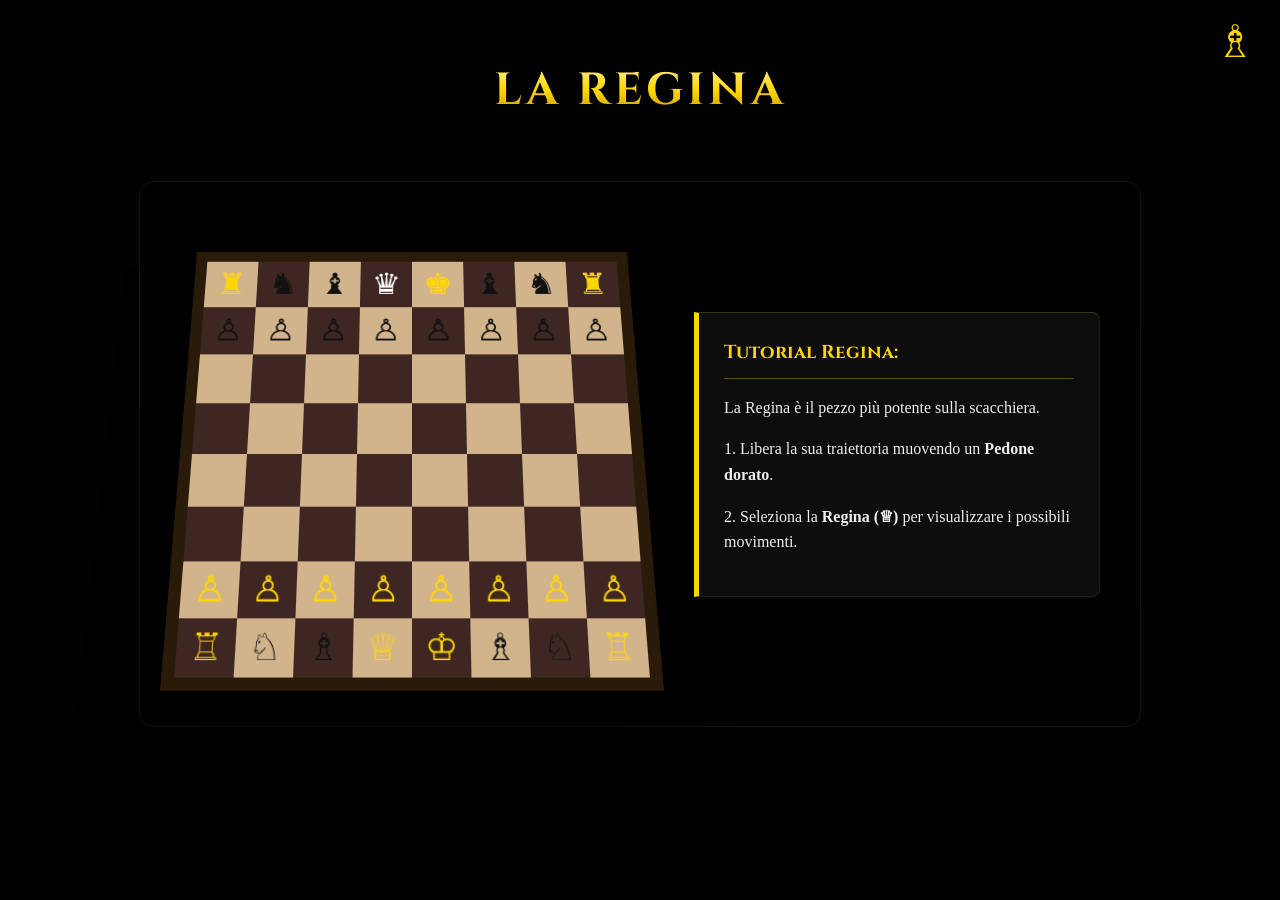
<file: regina.html>
<!DOCTYPE html>
<html lang="it">

<head>
    <meta charset="UTF-8">
    <title>Tutorial Scacchi: La Regina</title>
    <link href="https://fonts.googleapis.com/css2?family=Cinzel:wght@700&display=swap" rel="stylesheet">
    <link rel="stylesheet" href="style.css">

    <link rel="icon" type="image/jpeg" href="https://i.pinimg.com/1200x/d8/d0/3d/d8d03d17c45d8b1554a011132e26832e.jpg">

    <style>
        /* RESET E SFONDO */
        body {
            background-color: #050505;
            background-image: linear-gradient(rgba(0, 0, 0, 0.8), rgba(0, 0, 0, 0.9)),
                url('https://i.pinimg.com/1200x/a5/7c/aa/a57caa28dda362043d8dc749836aae7d.jpg');
            background-size: cover;
            background-attachment: fixed;
            color: white;
            display: flex;
            flex-direction: column;
            align-items: center;
            font-family: 'Georgia', serif;
            margin: 0;
            padding: 0;
            overflow-x: hidden;
        }

        /* HEADER TITOLO */
        .header-container {
            width: 100%;
            display: flex;
            justify-content: center;
            margin: 30px 0;
        }

        .piece-main-title {
            font-family: 'Cinzel', serif;
            font-size: 45px;
            background: linear-gradient(to bottom, #fff3a3, #ffd700, #b8860b);
            -webkit-background-clip: text;
            -webkit-text-fill-color: transparent;
            letter-spacing: 4px;
            text-transform: uppercase;
        }

        /* MAIN WRAPPER */
        .main-wrapper {
            display: flex;
            gap: 50px;
            align-items: center;
            padding: 40px;
            background: rgba(0, 0, 0, 0.7);
            border-radius: 15px;
            backdrop-filter: blur(10px);
            border: 1px solid rgba(255, 215, 0, 0.1);
            margin-bottom: 50px;
        }

        /* SCACCHIERA 3D */
        .chess-3d-wrapper {
            perspective: 1000px;
        }

        .chess-container {
            display: grid;
            grid-template-columns: repeat(8, 55px);
            grid-template-rows: repeat(8, 55px);
            border: 12px solid #2a1a0a;
            background-color: #000;
            transform: rotateX(20deg);
            box-shadow: 0 20px 50px rgba(0, 0, 0, 0.9);
            user-select: none;
        }

        .t {
            display: flex;
            justify-content: center;
            align-items: center;
            font-size: 35px;
            width: 55px;
            height: 55px;
            position: relative;
            cursor: pointer;
            transition: 0.3s;
        }

        .w {
            background: #d2b48c;
            background-image: url('https://www.transparenttextures.com/patterns/penta.png');
        }

        .b {
            background: #3e2723;
            background-image: url('https://www.transparenttextures.com/patterns/dark-wood.png');
        }

        .t a,
        .gold-piece {
            text-decoration: none;
            color: #FFD700 !important;
            z-index: 5;
            transition: 0.3s;
            display: block;
            animation: gold-glow 2.5s infinite ease-in-out;
        }

        @keyframes gold-glow {

            0%,
            100% {
                filter: drop-shadow(0 0 2px #FFD700);
            }

            50% {
                filter: drop-shadow(0 0 10px #FFD700);
            }
        }

        .selected {
            background-color: rgba(255, 215, 0, 0.4) !important;
        }

        .path::after {
            content: "";
            width: 15px;
            height: 15px;
            background-color: rgba(255, 60, 60, 0.8);
            box-shadow: 0 0 10px red;
            border-radius: 50%;
            position: absolute;
            z-index: 10;
        }

        /* BOX ISTRUZIONI */
        .istruzioni-box {
            padding: 25px;
            background: rgba(255, 255, 255, 0.05);
            color: #eee;
            border-left: 5px solid #FFD700;
            width: 350px;
            border-radius: 0 8px 8px 0;
        }

        .istruzioni-box h3 {
            font-family: 'Cinzel';
            color: #FFD700;
            margin-top: 0;
        }

        /* MENU ALFIERE - STILE INDEX IDENTICO */
        .bishop-trigger {
            font-size: 45px;
            color: #FFD700;
            cursor: pointer;
            position: fixed;
            top: 15px;
            right: 25px;
            z-index: 1001;
            transition: 0.4s;
        }

        .bishop-trigger:hover {
            transform: rotate(25deg) scale(1.2);
            color: #fff;
            text-shadow: 0 0 25px #FFD700;
        }

        .menu {
            display: none;
            position: fixed;
            top: 75px;
            right: 25px;
            background: rgba(0, 0, 0, 0.95);
            border: 1px solid #FFD700;
            width: 200px;
            z-index: 1000;
        }

        .menu.show {
            display: block;
        }

        .menu a {
            display: block;
            color: #fff;
            text-decoration: none;
            padding: 15px;
            border-bottom: 1px solid #222;
            font-weight: bold;
            transition: 0.3s;
        }

        .menu a:hover {
            background: #FFD700;
            color: #000;
            padding-left: 25px;
        }
    </style>
</head>

<body>

    <div class="header-container">
        <h1 class="piece-main-title">La Regina</h1>
    </div>

    <div class="bishop-trigger" onclick="toggleMenu()">♗</div>
    <div id="menu" class="menu">
        <a href="storia.html">♙ La Storia</a>
        <a href="come_giocare.html">♙ Come si gioca</a>
        <a href="pagina3.html">♙ Pagina 3</a>
        <a href="pagina4.html">♙ Pagina 4</a>
    </div>

    <div class="main-wrapper">
        <div class="chess-3d-wrapper">
            <div class="chess-container" id="board">
                <div class="t w"><a href="torre.html">♜</a></div>
                <div class="t b">♞</div>
                <div class="t w">♝</div>
                <div class="t b" style="color:#fff">♛</div>
                <div class="t w"><a href="re.html">♚</a></div>
                <div class="t b">♝</div>
                <div class="t w">♞</div>
                <div class="t b"><a href="torre.html">♜</a></div>
                <div class="t b">♙</div>
                <div class="t w">♙</div>
                <div class="t b">♙</div>
                <div class="t w">♙</div>
                <div class="t b">♙</div>
                <div class="t w">♙</div>
                <div class="t b">♙</div>
                <div class="t w">♙</div>
                <div class="t w"></div>
                <div class="t b"></div>
                <div class="t w"></div>
                <div class="t b"></div>
                <div class="t w"></div>
                <div class="t b"></div>
                <div class="t w"></div>
                <div class="t b"></div>
                <div class="t b"></div>
                <div class="t w"></div>
                <div class="t b"></div>
                <div class="t w"></div>
                <div class="t b"></div>
                <div class="t w"></div>
                <div class="t b"></div>
                <div class="t w"></div>
                <div class="t w"></div>
                <div class="t b"></div>
                <div class="t w"></div>
                <div class="t b"></div>
                <div class="t w"></div>
                <div class="t b"></div>
                <div class="t w"></div>
                <div class="t b"></div>
                <div class="t b"></div>
                <div class="t w"></div>
                <div class="t b"></div>
                <div class="t w"></div>
                <div class="t b"></div>
                <div class="t w"></div>
                <div class="t b"></div>
                <div class="t w"></div>
                <div class="t w"><span class="gold-piece">♙</span></div>
                <div class="t b"><span class="gold-piece">♙</span></div>
                <div class="t w"><span class="gold-piece">♙</span></div>
                <div class="t b"><span class="gold-piece">♙</span></div>
                <div class="t w"><span class="gold-piece">♙</span></div>
                <div class="t b"><span class="gold-piece">♙</span></div>
                <div class="t w"><span class="gold-piece">♙</span></div>
                <div class="t b"><span class="gold-piece">♙</span></div>
                <div class="t b"><a href="torre.html">♖</a></div>
                <div class="t w">♘</div>
                <div class="t b">♗</div>
                <div class="t w"><span class="gold-piece">♕</span></div>
                <div class="t b"><a href="re.html">♔</a></div>
                <div class="t w">♗</div>
                <div class="t b">♘</div>
                <div class="t w"><a href="torre.html">♖</a></div>
            </div>
        </div>

        <div class="istruzioni-box">
            <h3>Tutorial Regina:</h3>
            <p>La Regina è il pezzo più potente sulla scacchiera.</p>
            <p>1. Libera la sua traiettoria muovendo un <strong>Pedone dorato</strong>.</p>
            <p>2. Seleziona la <strong>Regina (♕)</strong> per visualizzare i possibili movimenti.</p>
        </div>
    </div>

    <script>
        // Funzione Gestione Menu
        function toggleMenu() { document.getElementById("menu").classList.toggle("show"); }

        // Chiusura automatica menu se clicchi fuori
        window.onclick = function (event) {
            if (!event.target.matches('.bishop-trigger')) {
                const menu = document.getElementById("menu");
                if (menu.classList.contains('show')) {
                    menu.classList.remove('show');
                }
            }
        }

        // Logica Scacchiera
        document.addEventListener('DOMContentLoaded', () => {
            const tiles = document.querySelectorAll('.t');
            let selected = null;

            tiles.forEach((tile, index) => {
                tile.addEventListener('click', () => {
                    const piece = tile.innerText.trim();
                    if (tile.classList.contains('path')) {
                        movePiece(tile);
                        return;
                    }
                    resetBoard();

                    if (['♕', '♛', '♙', '♟'].includes(piece)) {
                        selected = { el: tile, idx: index, type: piece };
                        tile.classList.add('selected');
                        if (piece === '♕' || piece === '♛') showQueenMoves(index);
                        if (piece === '♙') showPawnMoves(index, -1);
                        if (piece === '♟') showPawnMoves(index, 1);
                    }
                });
            });

            function showQueenMoves(idx) {
                const r = Math.floor(idx / 8), c = idx % 8;
                const directions = [[-1, -1], [-1, 0], [-1, 1], [0, -1], [0, 1], [1, -1], [1, 0], [1, 1]];
                directions.forEach(d => {
                    let nr = r + d[0], nc = c + d[1];
                    while (nr >= 0 && nr < 8 && nc >= 0 && nc < 8) {
                        const targetTile = tiles[nr * 8 + nc];
                        if (targetTile.innerText.trim() !== "") break;
                        targetTile.classList.add('path');
                        nr += d[0]; nc += d[1];
                    }
                });
            }

            function showPawnMoves(idx, dir) {
                const r = Math.floor(idx / 8), c = idx % 8;
                let nr = r + dir;
                if (nr >= 0 && nr < 8 && tiles[nr * 8 + c].innerText.trim() === "") {
                    tiles[nr * 8 + c].classList.add('path');
                    if ((dir === -1 && r === 6) || (dir === 1 && r === 1)) {
                        let nr2 = r + (dir * 2);
                        if (tiles[nr2 * 8 + c].innerText.trim() === "") tiles[nr2 * 8 + c].classList.add('path');
                    }
                }
            }

            function movePiece(target) {
                target.innerHTML = selected.el.innerHTML;
                selected.el.innerHTML = "";
                resetBoard();
            }

            function resetBoard() {
                tiles.forEach(t => t.classList.remove('selected', 'path'));
                selected = null;
            }
        });
    </script>
</body>

</html>
</file>
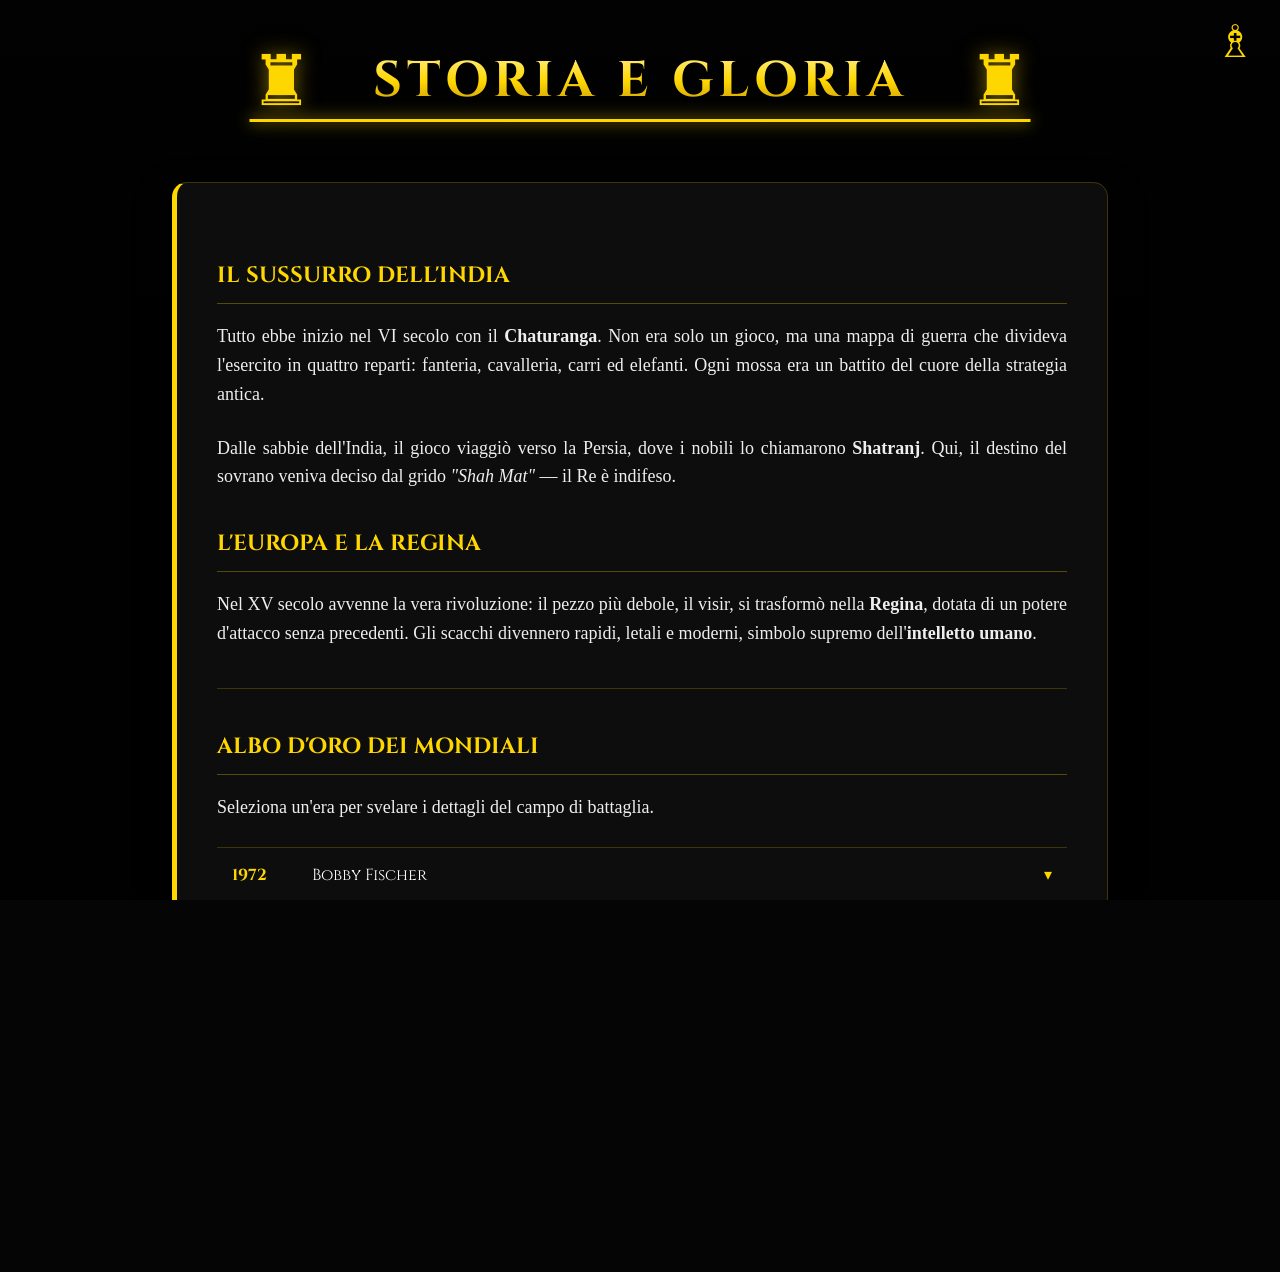
<file: storia.html>
<!DOCTYPE html>
<html lang="it">

<head>
    <meta charset="UTF-8">
    <meta name="viewport" content="width=device-width, initial-scale=1.0">
    <title>La Storia degli Scacchi - Elite Edition</title>
    <link href="https://fonts.googleapis.com/css2?family=Cinzel:wght@700&display=swap" rel="stylesheet">
    <link rel="stylesheet" href="style.css">
    <link rel="icon" type="image/jpeg" href="https://i.pinimg.com/736x/a4/bc/bf/a4bcbfd99f9a6b7495db199a24871999.jpg">

    <style>
        /* --- PAGINA STORIA: LAYOUT --- */
        .storia-page {
            /* Sovrascrive il display none del main-content per questa pagina */
            opacity: 1 !important;
        }

        .main-layout-storia {
            display: flex;
            justify-content: center;
            padding: 60px 10%;
            animation: fadeInPage 1.5s ease-out;
        }

        .storia-content {
            width: 100%;
            max-width: 850px;
            /* Più largo per facilitare la lettura */
            border-radius: 15px !important;
            /* Arrotondato su tutti i lati */
            border-right: 1px solid rgba(255, 215, 0, 0.2) !important;
            padding: 40px !important;
        }

        .storia-content h3 {
            margin-top: 35px;
            font-size: 22px;
        }

        .storia-content p {
            font-size: 18px;
            margin-bottom: 25px;
            text-align: justify;
            /* Testo pulito e allineato */
            font-weight: 300;
        }

        /* PULSANTE RITORNO */
        .storia-footer {
            margin-top: 50px;
            text-align: center;
        }

        .back-button {
            display: inline-block;
            color: #FFD700;
            text-decoration: none;
            font-family: 'Cinzel', serif;
            font-size: 13px;
            letter-spacing: 3px;
            border: 1px solid rgba(255, 215, 0, 0.4);
            padding: 12px 25px;
            transition: all 0.4s ease;
            background: rgba(0, 0, 0, 0.3);
        }

        .back-button:hover {
            background: #FFD700;
            color: #000;
            box-shadow: 0 0 20px rgba(255, 215, 0, 0.4);
            transform: translateY(-3px);
        }

        @keyframes fadeInPage {
            from {
                opacity: 0;
                transform: translateY(30px);
            }

            to {
                opacity: 1;
                transform: translateY(0);
            }
        }

        /* Responsività per la storia */
        @media (max-width: 768px) {
            .storia-content {
                padding: 20px !important;
            }

            .storia-content p {
                font-size: 16px;
            }
        }

        /* MENU ALFIERE */
        .bishop-trigger {
            font-size: 45px;
            color: #FFD700;
            cursor: pointer;
            position: fixed;
            top: 15px;
            right: 25px;
            z-index: 1001;
            transition: 0.4s;
        }

        .menu {
            display: none;
            position: fixed;
            top: 75px;
            right: 25px;
            background: rgba(0, 0, 0, 0.95);
            border: 1px solid #FFD700;
            width: 200px;
            z-index: 1000;
        }

        .menu a {
            display: block;
            color: #fff;
            text-decoration: none;
            padding: 15px;
            border-bottom: 1px solid #222;
            font-weight: bold;
        }

        .menu a:hover {
            background: #FFD700;
            color: #000;
        }

        /* --- TABELLA MONDIALI INTERATTIVA --- */
        .tabella-mondiali {
            margin-top: 20px;
            border-top: 1px solid rgba(255, 215, 0, 0.2);
        }

        .mondiale-row {
            border-bottom: 1px solid rgba(255, 215, 0, 0.1);
            transition: background 0.3s;
        }

        .mondiale-row:hover {
            background: rgba(255, 215, 0, 0.05);
        }

        .mondiale-row summary {
            padding: 15px;
            list-style: none;
            /* Rimuove il triangolino standard */
            cursor: pointer;
            display: flex;
            justify-content: space-between;
            align-items: center;
            font-family: 'Cinzel', serif;
            font-size: 16px;
        }

        /* Rimuove freccia su Safari */
        .mondiale-row summary::-webkit-details-marker {
            display: none;
        }

        .mondiale-row .anno {
            color: #FFD700;
            font-weight: bold;
            width: 60px;
        }

        .mondiale-row .vincitore {
            flex-grow: 1;
            text-align: left;
            padding-left: 20px;
            color: #fff;
        }

        .mondiale-row .freccia {
            color: #FFD700;
            transition: transform 0.3s;
        }

        /* Ruota la freccia quando aperto */
        .mondiale-row[open] .freccia {
            transform: rotate(180deg);
        }

        /* Box dettagli interno */
        .dettagli-mondiale {
            padding: 15px 15px 20px 80px;
            background: rgba(0, 0, 0, 0.2);
            font-size: 14px;
            line-height: 1.8;
            animation: slideDown 0.4s ease-out;
        }

        .dettagli-mondiale p {
            margin: 5px 0 !important;
            text-align: left !important;
            /* Sovrascrive il justify del box storia */
        }

        .dettagli-mondiale strong {
            color: #FFD700;
            text-transform: uppercase;
            font-size: 12px;
            letter-spacing: 1px;
        }

        @keyframes slideDown {
            from {
                opacity: 0;
                transform: translateY(-10px);
            }

            to {
                opacity: 1;
                transform: translateY(0);
            }
        }
    </style>
</head>

<body class="storia-page">

    <div class="bishop-trigger" onclick="toggleMenu()">♗</div>
    <div id="menu" class="menu">
        <a href="index.html">♙ Home</a>
        <a href="come_giocare.html">♙ Come si gioca</a>
    </div>

    <div class="header-wrapper">
        <div class="header-container open-gates">
            <div class="gate-container left"><span class="tower-icon">♜</span></div>
            <div class="title-scia-wrapper">
                <h1 class="main-title">Storia e Gloria</h1>
                <div class="scia-effect"></div>
            </div>
            <div class="gate-container right"><span class="tower-icon">♜</span></div>
        </div>
    </div>

    <div class="main-layout-storia">
        <div class="istruzioni-box storia-content">

            <div class="storia-narrativa">
                <h3>IL SUSSURRO DELL'INDIA</h3>
                <p>Tutto ebbe inizio nel VI secolo con il <strong>Chaturanga</strong>. Non era solo un gioco, ma una
                    mappa di guerra che divideva l'esercito in quattro reparti: fanteria, cavalleria, carri ed elefanti.
                    Ogni mossa era un battito del cuore della strategia antica.</p>

                <p>Dalle sabbie dell'India, il gioco viaggiò verso la Persia, dove i nobili lo chiamarono
                    <strong>Shatranj</strong>. Qui, il destino del sovrano veniva deciso dal grido <em>"Shah Mat"</em> —
                    il Re è indifeso.</p>

                <h3>L'EUROPA E LA REGINA</h3>
                <p>Nel XV secolo avvenne la vera rivoluzione: il pezzo più debole, il visir, si trasformò nella
                    <strong>Regina</strong>, dotata di un potere d'attacco senza precedenti. Gli scacchi divennero
                    rapidi, letali e moderni, simbolo supremo dell'<strong>intelletto umano</strong>.</p>
            </div>

            <hr style="border: 0; border-top: 1px solid rgba(255, 215, 0, 0.2); margin: 40px 0;">

            <h3>ALBO D'ORO DEI MONDIALI</h3>
            <p>Seleziona un'era per svelare i dettagli del campo di battaglia.</p>

            <div class="tabella-mondiali">

                <details class="mondiale-row">
                    <summary>
                        <span class="anno">1972</span>
                        <span class="vincitore">Bobby Fischer</span>
                        <span class="freccia">▾</span>
                    </summary>
                    <div class="dettagli-mondiale">
                        <p><strong>Luogo:</strong> Reykjavík, Islanda</p>
                        <p><strong>Finale:</strong> Fischer vs Spassky</p>
                        <p><strong>Risultato:</strong> 12½ – 8½</p>
                        <p><strong>Tempo:</strong> Classico (2h per 40 mosse)</p>
                    </div>
                </details>

                <details class="mondiale-row">
                    <summary>
                        <span class="anno">1985</span>
                        <span class="vincitore">Garry Kasparov</span>
                        <span class="freccia">▾</span>
                    </summary>
                    <div class="dettagli-mondiale">
                        <p><strong>Luogo:</strong> Mosca, URSS</p>
                        <p><strong>Finale:</strong> Kasparov vs Karpov</p>
                        <p><strong>Risultato:</strong> 13 – 11</p>
                        <p><strong>Tempo:</strong> Classico</p>
                    </div>
                </details>

                <details class="mondiale-row">
                    <summary>
                        <span class="anno">2013</span>
                        <span class="vincitore">Magnus Carlsen</span>
                        <span class="freccia">▾</span>
                    </summary>
                    <div class="dettagli-mondiale">
                        <p><strong>Luogo:</strong> Chennai, India</p>
                        <p><strong>Finale:</strong> Carlsen vs Anand</p>
                        <p><strong>Risultato:</strong> 6½ – 3½</p>
                        <p><strong>Tempo:</strong> Classico + Rapid tie-break</p>
                    </div>
                </details>

                <details class="mondiale-row">
                    <summary>
                        <span class="anno">2023</span>
                        <span class="vincitore">Ding Liren</span>
                        <span class="freccia">▾</span>
                    </summary>
                    <div class="dettagli-mondiale">
                        <p><strong>Luogo:</strong> Astana, Kazakistan</p>
                        <p><strong>Finale:</strong> Ding vs Nepomniachtchi</p>
                        <p><strong>Risultato:</strong> 7(2½) – 7(1½)</p>
                        <p><strong>Tempo:</strong> Classico + Spareggi Rapid</p>
                    </div>
                </details>

            </div>

            <div class="storia-footer">
                <a href="index.html" class="back-button">← RITORNA AL CAMPO DI BATTAGLIA</a>
            </div>
        </div>
    </div>

    <script>
        function toggleMenu() {
            document.getElementById("menu").classList.toggle("show");
        }

        // Accordion: chiude gli altri quando uno si apre
        const rows = document.querySelectorAll(".mondiale-row");
        rows.forEach((row) => {
            row.addEventListener("toggle", () => {
                if (row.open) {
                    rows.forEach((otherRow) => {
                        if (otherRow !== row) otherRow.open = false;
                    });
                }
            });
        });
    </script>
</body>

</html>
</file>
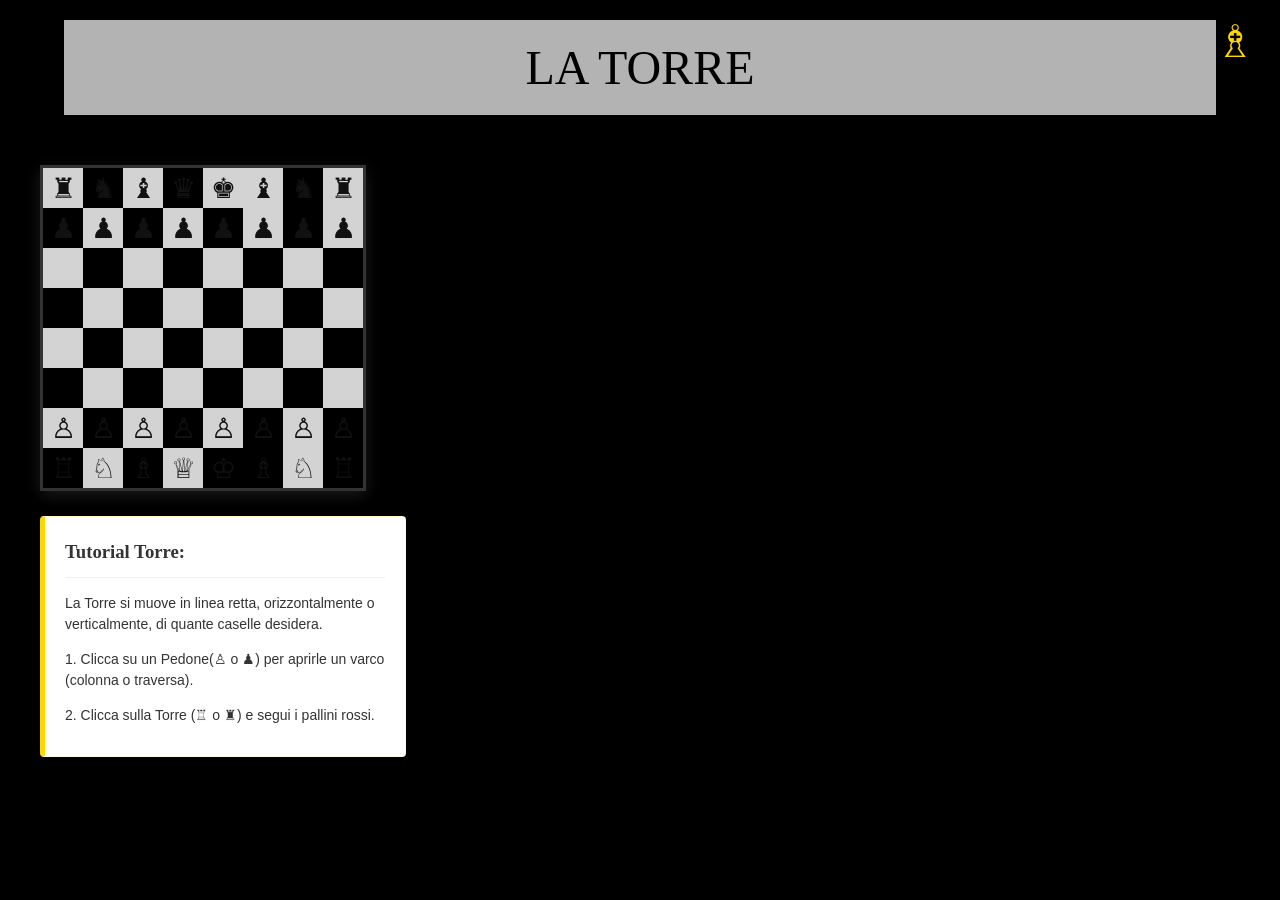
<file: torre.html>
<!DOCTYPE html>
<html lang="it">

<head>
    <meta charset="UTF-8">
    <title>Tutorial Scacchi: La Torre</title>
    <link rel="stylesheet" href="style.css">
    <link rel="icon" type="image/jpeg" href="https://i.pinimg.com/736x/27/62/40/2762406aeff8994e2b35c9307228021a.jpg">
    <style>
        /* SFONDO E LAYOUT BASE (Stile Alfiere/Re/Regina) */
        body {
            background-color: black;
            color: white;
            display: flex;
            flex-direction: column;
            align-items: flex-start;
            font-family: 'Segoe UI', Tahoma, Geneva, Verdana, sans-serif;
            margin: 0;
            padding: 0;
        }

        /* HEADER TITOLO */
        .header-container {
            width: 100%;
            display: flex;
            justify-content: center;
            margin-bottom: 30px;
        }

        /* MAIN CONTENT WRAPPER */
        .main-wrapper {
            padding: 20px 40px;
            display: flex;
            flex-direction: column;
            align-items: flex-start;
        }

        /* LA SCACCHIERA */
        .chess-container {
            display: grid;
            grid-template-columns: repeat(8, 40px);
            grid-template-rows: repeat(8, 40px);
            border: 3px solid #333;
            user-select: none;
            background-color: white;
            box-shadow: 0 5px 15px rgba(255, 255, 255, 0.1);
            margin-bottom: 25px;
        }

        .t {
            display: flex;
            justify-content: center;
            align-items: center;
            font-size: 28px;
            width: 40px;
            height: 40px;
            position: relative;
            cursor: pointer;
        }

        .w { background-color: #d3d3d3; }
        .b { background-color: #000000; }

        /* ISTRUZIONI (Box bianco pulito) */
        .istruzioni-box {
            padding: 20px;
            background-color: white;
            color: #333;
            border-left: 5px solid #FFD700;
            width: 320px;
            border-radius: 4px;
        }

        .istruzioni-box h3 { margin-top: 0; color: #333; }
        .istruzioni-box p { font-size: 14px; line-height: 1.5; margin-bottom: 10px; }

        /* MENU ALFIERE - STILE INDEX IDENTICO */
        .bishop-trigger {
            font-size: 45px;
            color: #FFD700;
            cursor: pointer;
            position: fixed;
            top: 15px;
            right: 25px;
            z-index: 1001;
            transition: 0.4s;
        }

        .bishop-trigger:hover {
            transform: rotate(25deg) scale(1.2);
            color: #fff;
            text-shadow: 0 0 25px #FFD700;
        }

        .menu {
            display: none;
            position: fixed;
            top: 75px;
            right: 25px;
            background: rgba(0, 0, 0, 0.95);
            border: 1px solid #FFD700;
            width: 200px;
            z-index: 1000;
        }

        .menu.show {
            display: block;
        }

        .menu a {
            display: block;
            color: #fff;
            text-decoration: none;
            padding: 15px;
            border-bottom: 1px solid #222;
            font-weight: bold;
            transition: 0.3s;
        }

        .menu a:hover {
            background: #FFD700;
            color: #000;
            padding-left: 25px;
        }

        /* LOGICA MOVIMENTO */
        .selected { background-color: #f7f769 !important; }
        .attivo { color: #FFD700 !important; text-shadow: 1px 1px 2px black; }
        
        .path::after {
            content: "";
            width: 12px;
            height: 12px;
            background-color: rgba(255, 0, 0, 0.7);
            border-radius: 50%;
            position: absolute;
            z-index: 1;
        }
        
        .t a { text-decoration: none; color: inherit; z-index: 5; }
    </style>
</head>

<body class="pagina-torre">

    <div class="header-container">
        <table bgcolor="#FFFFFF" width="90%" border="0" cellpadding="0" cellspacing="0"
            style="opacity:0.7; margin-top:20px; max-width:1500px;">
            <tr>
                <td align="center" valign="middle" style="padding: 20px;">
                    <font face="Fantasy" color="#000000" size="7">LA TORRE</font>
                </td>
            </tr>
        </table>
    </div>

   <div class="bishop-trigger" onclick="toggleMenu()">♗</div>
    <div id="menu" class="menu">
        <a href="storia.html">♙ La Storia</a>
        <a href="come_giocare.html">♙ Come si gioca</a>
        <a href="pagina3.html">♙ Pagina 3</a>
        <a href="pagina4.html">♙ Pagina 4</a>
    </div>

    <div class="main-wrapper">
        <div class="chess-container" id="board">
            <div class="t w">♜</div><div class="t b"><a href="cavallo.html">♞</a></div><div class="t w"><a href="alfiere.html">♝</a></div><div class="t b"><a href="regina.html">♛</a></div><div class="t w"><a href="re.html">♚</a></div><div class="t w"><a href="alfiere.html">♝</a></div><div class="t b"><a href="cavallo.html">♞</a></div><div class="t w">♜</div>
            <div class="t b">♟</div><div class="t w">♟</div><div class="t b">♟</div><div class="t w">♟</div><div class="t b">♟</div><div class="t w">♟</div><div class="t b">♟</div><div class="t w">♟</div>
            <div class="t w"></div><div class="t b"></div><div class="t w"></div><div class="t b"></div><div class="t w"></div><div class="t b"></div><div class="t w"></div><div class="t b"></div>
            <div class="t b"></div><div class="t w"></div><div class="t b"></div><div class="t w"></div><div class="t b"></div><div class="t w"></div><div class="t b"></div><div class="t w"></div>
            <div class="t w"></div><div class="t b"></div><div class="t w"></div><div class="t b"></div><div class="t w"></div><div class="t b"></div><div class="t w"></div><div class="t b"></div>
            <div class="t b"></div><div class="t w"></div><div class="t b"></div><div class="t w"></div><div class="t b"></div><div class="t w"></div><div class="t b"></div><div class="t w"></div>
            <div class="t w">♙</div><div class="t b">♙</div><div class="t w">♙</div><div class="t b">♙</div><div class="t w">♙</div><div class="t b">♙</div><div class="t w">♙</div><div class="t b">♙</div>
            <div class="t b">♖</div><div class="t w"><a href="cavallo.html">♘</a></div><div class="t b"><a href="alfiere.html">♗</a></div><div class="t w"><a href="regina.html">♕</a></div><div class="t b"><a href="re.html">♔</a></div><div class="t b"><a href="alfiere.html">♗</a></div><div class="t w"><a href="cavallo.html">♘</a></div><div class="t b">♖</div>
        </div>

        <div class="istruzioni-box">
            <h3>Tutorial Torre:</h3>
            <p>La Torre si muove in linea retta, orizzontalmente o verticalmente, di quante caselle desidera.</p>
            <p>1. Clicca su un Pedone(♙ o ♟) per aprirle un varco (colonna o traversa).</p>
            <p>2. Clicca sulla Torre (♖ o ♜) e segui i pallini rossi.</p>
        </div>
    </div>

    <script>
       // Funzione per il Menu (Identica)
       function toggleMenu() { document.getElementById("menu").classList.toggle("show"); }

        document.addEventListener('DOMContentLoaded', () => {
            const tiles = document.querySelectorAll('.t');
            let selected = null;

            tiles.forEach((tile, index) => {
                tile.addEventListener('click', () => {
                    const piece = tile.innerText.trim();
                    if (tile.classList.contains('path')) {
                        movePiece(tile);
                        return;
                    }
                    resetBoard();
                    
                    // Gestione Torre e Pedoni
                    if (['♖', '♜', '♙', '♟'].includes(piece)) {
                        selected = { el: tile, idx: index, type: piece };
                        tile.classList.add('selected');
                        tile.classList.add('attivo');
                        
                        if (piece === '♖' || piece === '♜') showRookMoves(index);
                        if (piece === '♙') showPawnMoves(index, -1);
                        if (piece === '♟') showPawnMoves(index, 1);
                    }
                });
            });

            function showRookMoves(idx) {
                const r = Math.floor(idx / 8), c = idx % 8;
                // Le 4 direzioni ortogonali: su, giù, sinistra, destra
                const directions = [
                    [-1, 0], [1, 0], // Verticale (su, giù)
                    [0, -1], [0, 1]  // Orizzontale (sinistra, destra)
                ];

                directions.forEach(d => {
                    let nr = r + d[0], nc = c + d[1];
                    // Continua finché sei dentro la scacchiera e la casella è vuota
                    while (nr >= 0 && nr < 8 && nc >= 0 && nc < 8) {
                        const targetTile = tiles[nr * 8 + nc];
                        if (targetTile.innerText.trim() !== "") break; // Si ferma se incontra un pezzo
                        
                        targetTile.classList.add('path');
                        // Lungo raggio: continua nella stessa direzione
                        nr += d[0]; nc += d[1];
                    }
                });
            }

            function showPawnMoves(idx, dir) {
                const r = Math.floor(idx / 8), c = idx % 8;
                let nr = r + dir;
                if (nr >= 0 && nr < 8 && tiles[nr * 8 + c].innerText.trim() === "") {
                    tiles[nr * 8 + c].classList.add('path');
                    // Doppia mossa iniziale
                    if ((dir === -1 && r === 6) || (dir === 1 && r === 1)) {
                        let nr2 = r + (dir * 2);
                        if (tiles[nr2 * 8 + c].innerText.trim() === "") tiles[nr2 * 8 + c].classList.add('path');
                    }
                }
            }

            function movePiece(target) {
                target.innerHTML = selected.el.innerHTML;
                selected.el.innerHTML = "";
                resetBoard();
            }

            function resetBoard() {
                tiles.forEach(t => t.classList.remove('selected', 'path', 'attivo'));
                selected = null;
            }
        });
    </script>
</body>
</html>
</file>
<file: style.css>
/* --- BASE --- */
body,
html {
    margin: 0;
    padding: 0;
    width: 100%;
    height: 100%;
    font-family: 'Georgia', serif;
    overflow-x: hidden;
    background-color: #050505;
    background-image: linear-gradient(rgba(0, 0, 0, 0.7), rgba(0, 0, 0, 0.9)),
        url('https://i.pinimg.com/1200x/a5/7c/aa/a57caa28dda362043d8dc749836aae7d.jpg');
    background-size: cover;
    background-position: center;
    background-attachment: fixed;
    color: white;
}

/* --- LOADER --- */
.loader {
    position: fixed;
    top: 0;
    left: 0;
    width: 100%;
    height: 100%;
    background: #000;
    display: flex;
    flex-direction: column;
    justify-content: center;
    align-items: center;
    z-index: 9999;
}

.loader-fade-out {
    opacity: 0;
    transition: 1s;
    pointer-events: none;
}

.queen {
    font-size: 80px;
    color: #FFD700;
    animation: float 2s infinite ease-in-out;
}

@keyframes float {

    0%,
    100% {
        transform: translateY(0);
    }

    50% {
        transform: translateY(-20px);
    }
}

.progress-bar {
    width: 300px;
    height: 4px;
    background: #222;
    margin-top: 40px;
    position: relative;
}

.rook-loader {
    position: absolute;
    font-size: 24px;
    color: #555;
    top: -30px;
    left: -30px;
    animation: slide-loader 4s linear forwards;
}

@keyframes slide-loader {
    0% {
        left: -30px;
    }

    100% {
        left: 100%;
        color: #fff;
        filter: drop-shadow(0 0 10px #fff);
    }
}

.progress-bar::after {
    content: '';
    position: absolute;
    left: 0;
    top: 0;
    height: 100%;
    background: #FFD700;
    width: 0;
    animation: fillBar 4s linear forwards;
}

@keyframes fillBar {
    to {
        width: 100%;
    }
}

/* --- HEADER E CANCELLI --- */
.header-wrapper {
    width: 100%;
    display: flex;
    flex-direction: column;
    align-items: center;
    margin-top: 40px;
}

.header-container {
    display: flex;
    justify-content: center;
    align-items: center;
    gap: 0;
    transition: gap 1.5s;
    position: relative;
}

.header-container.open-gates {
    gap: 60px;
}

.tower-icon {
    font-size: 70px;
    color: #FFD700;
    text-shadow: 0 0 20px rgba(255, 215, 0, 0.5);
}

.main-title {
    font-family: 'Cinzel', serif;
    font-size: 50px;
    text-transform: uppercase;
    letter-spacing: 5px;
    margin: 0;
    background: linear-gradient(to bottom, #fff3a3, #ffd700, #b8860b);
    -webkit-background-clip: text;
    -webkit-text-fill-color: transparent;
    opacity: 0;
    transform: scale(0.9);
    transition: 1.5s;
}

.header-container.open-gates .main-title {
    opacity: 1;
    transform: scale(1);
}

.scia-effect {
    position: absolute;
    bottom: 0;
    left: 50%;
    transform: translateX(-50%) scaleX(0);
    width: 100%;
    height: 3px;
    background: #FFD700;
    box-shadow: 0 0 15px #FFD700;
    transition: 1.5s ease-out;
}

.header-container.open-gates .scia-effect {
    transform: translateX(-50%) scaleX(1);
}

/* --- NEWS TICKER (FIXED) --- */
.news-ticker {
    width: 80%;
    max-width: 900px;
    background: rgba(0, 0, 0, 0.85);
    border: 1px solid #b8860b;
    margin-top: 25px;
    display: flex;
    height: 45px;
    overflow: hidden;
    align-items: stretch;
}

.ticker-label {
    background: #FFD700;
    color: #000;
    padding: 0 20px;
    font-family: 'Cinzel';
    font-size: 11px;
    font-weight: bold;
    display: flex;
    align-items: center;
    justify-content: center;
    z-index: 10;
    white-space: nowrap;
}

.ticker-content {
    flex: 1;
    display: flex;
    overflow: hidden;
    align-items: center;
}

.ticker-track {
    display: flex;
    white-space: nowrap;
    animation: scroll-news 40s linear infinite;
    align-items: center;
    height: 100%;
}

.ticker-track span {
    color: #fff;
    font-size: 14px;
    padding: 0 60px;
    display: flex;
    align-items: center;
    height: 100%;
    font-style: italic;
    text-transform: uppercase;
}

@keyframes scroll-news {
    0% {
        transform: translateX(0);
    }

    100% {
        transform: translateX(-50%);
    }
}

/* --- ALFIERE E MENU (STILE ORIGINALE) --- */
.bishop-trigger {
    font-size: 45px;
    color: #FFD700;
    cursor: pointer;
    position: fixed;
    top: 15px;
    right: 25px;
    z-index: 1001;
    transition: 0.4s;
    animation: pulse-gold 2s infinite alternate;
}

.bishop-trigger:hover {
    transform: rotate(20deg) scale(1.1);
    color: #fff;
    text-shadow: 0 0 20px #FFD700;
}

@keyframes pulse-gold {
    0% {
        filter: drop-shadow(0 0 5px rgba(255, 215, 0, 0.4));
    }

    100% {
        filter: drop-shadow(0 0 15px rgba(255, 215, 0, 0.8));
    }
}

.menu {
    display: none;
    position: fixed;
    top: 75px;
    right: 25px;
    background: rgba(0, 0, 0, 0.95);
    border: 1px solid #FFD700;
    width: 200px;
    z-index: 1000;
}

.menu.show {
    display: block;
    animation: fadeInDown 0.3s ease-out;
}

@keyframes fadeInDown {
    from {
        opacity: 0;
        transform: translateY(-10px);
    }

    to {
        opacity: 1;
        transform: translateY(0);
    }
}

.menu a {
    display: block;
    color: #fff;
    text-decoration: none;
    padding: 15px;
    border-bottom: 1px solid #222;
    font-weight: bold;
    transition: 0.3s;
}

.menu a:hover {
    background: #FFD700;
    color: #000;
}

/* --- LAYOUT AFFIANCATO --- */
.main-layout {
    display: flex;
    flex-direction: row;
    align-items: center;
    justify-content: center;
    padding: 60px 5%;
    gap: 80px;
    flex-wrap: wrap;
}

.chess-3d-wrapper {
    perspective: 1000px;
}

.chess-container.realism {
    display: grid;
    grid-template-columns: repeat(8, 55px);
    grid-template-rows: repeat(8, 55px);
    border: 12px solid #2a1a0a;
    background: #000;
    transform: rotateX(20deg);
    box-shadow: 0 30px 60px rgba(0, 0, 0, 0.8);
}

.t {
    display: flex;
    justify-content: center;
    align-items: center;
    font-size: 35px;
    color: #111;
}

.w {
    background: #d2b48c;
}

.b {
    background: #3e2723;
}

.gold-link {
    text-decoration: none;
    color: #FFD700 !important;
    animation: gold-glow 2.5s infinite ease-in-out;
}

@keyframes gold-glow {

    0%,
    100% {
        filter: drop-shadow(0 0 2px #FFD700);
    }

    50% {
        filter: drop-shadow(0 0 12px #FFD700);
    }
}

/* --- BOX INFORMAZIONI --- */
.istruzioni-box {
    width: 380px;
    padding: 30px;
    background: rgba(255, 255, 255, 0.05);
    backdrop-filter: blur(10px);
    -webkit-backdrop-filter: blur(10px);
    border-left: 5px solid #FFD700;
    border-radius: 0 15px 15px 0;
    border-top: 1px solid rgba(255, 215, 0, 0.2);
    border-right: 1px solid rgba(255, 215, 0, 0.1);
    border-bottom: 1px solid rgba(255, 215, 0, 0.1);
    box-shadow: 0 15px 35px rgba(0, 0, 0, 0.5);
    color: #eee;
    line-height: 1.6;
}

.istruzioni-box h3 {
    font-family: 'Cinzel', serif;
    color: #FFD700;
    margin-bottom: 15px;
    border-bottom: 1px solid rgba(255, 215, 0, 0.3);
    padding-bottom: 10px;
}

/* --- SEZIONE SHOP --- */
.shop-section {
    padding: 80px 10%;
    background: rgba(0, 0, 0, 0.4);
    border-top: 1px solid rgba(255, 215, 0, 0.2);
    margin-top: 50px;
}

.shop-title {
    font-family: 'Cinzel', serif;
    text-align: center;
    color: #FFD700;
    font-size: 32px;
    letter-spacing: 4px;
    margin-bottom: 50px;
    text-transform: uppercase;
}

.shop-grid {
    display: grid;
    grid-template-columns: repeat(auto-fit, minmax(280px, 1fr));
    gap: 30px;
}

.shop-card {
    background: rgba(255, 255, 255, 0.03);
    border: 1px solid rgba(255, 215, 0, 0.1);
    border-radius: 10px;
    overflow: hidden;
    transition: 0.4s ease;
    backdrop-filter: blur(5px);
}

.shop-card:hover {
    transform: translateY(-10px);
    border-color: #FFD700;
    box-shadow: 0 10px 30px rgba(0, 0, 0, 0.5);
}

.product-image {
    height: 200px;
    background-size: cover;
    background-position: center;
    border-bottom: 1px solid rgba(255, 215, 0, 0.1);
}

.product-info {
    padding: 20px;
    text-align: center;
}

.product-info h4 {
    font-family: 'Cinzel', serif;
    color: #FFD700;
    margin: 0 0 10px 0;
}

.price {
    display: block;
    font-size: 18px;
    color: #fff;
    margin-bottom: 20px;
    font-weight: bold;
}

.buy-btn {
    background: transparent;
    border: 1px solid #FFD700;
    color: #FFD700;
    padding: 10px 25px;
    font-family: 'Cinzel', serif;
    cursor: pointer;
    transition: 0.3s;
}

.buy-btn:hover {
    background: #FFD700;
    color: #000;
}

/* --- VISIBILITÀ --- */
#main-content {
    display: none;
    opacity: 0;
    transition: 1.5s;
}

@media (max-width: 1000px) {
    .main-layout {
        flex-direction: column;
        gap: 40px;
    }
}
</file>
